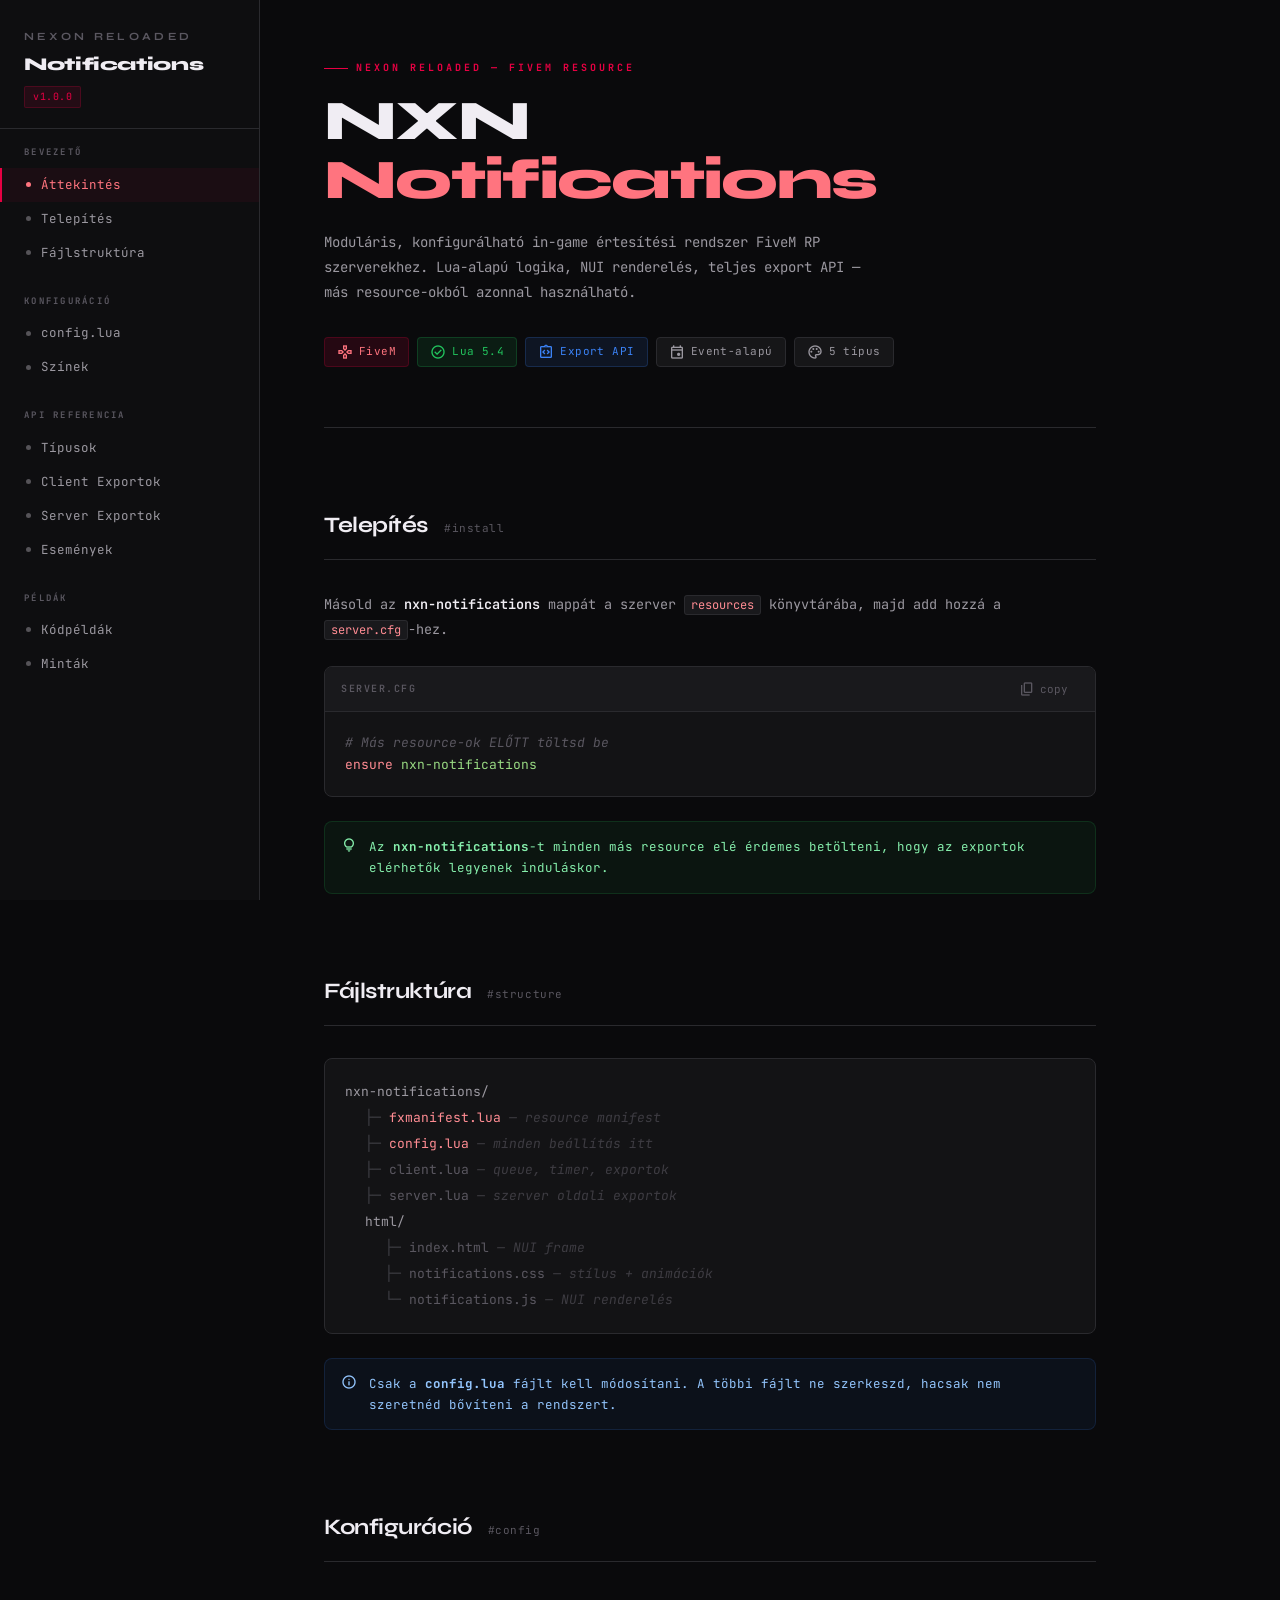
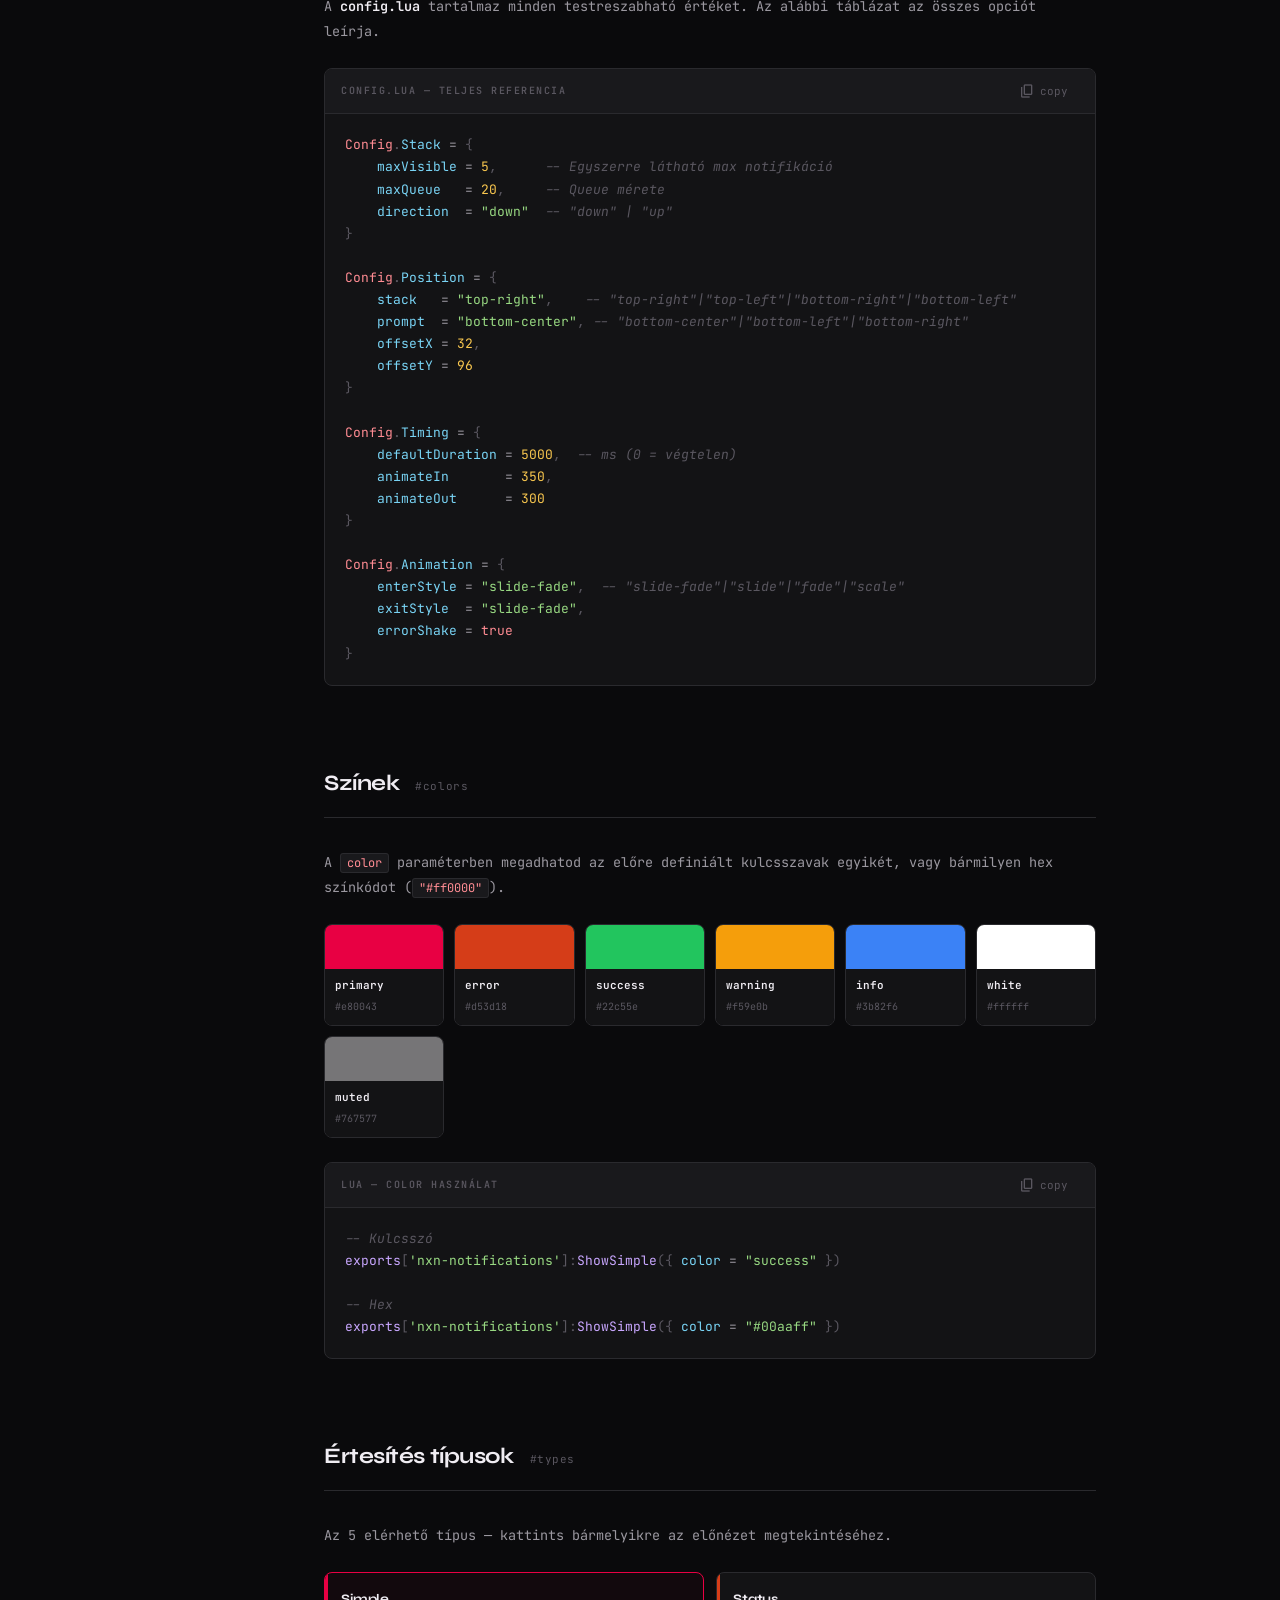
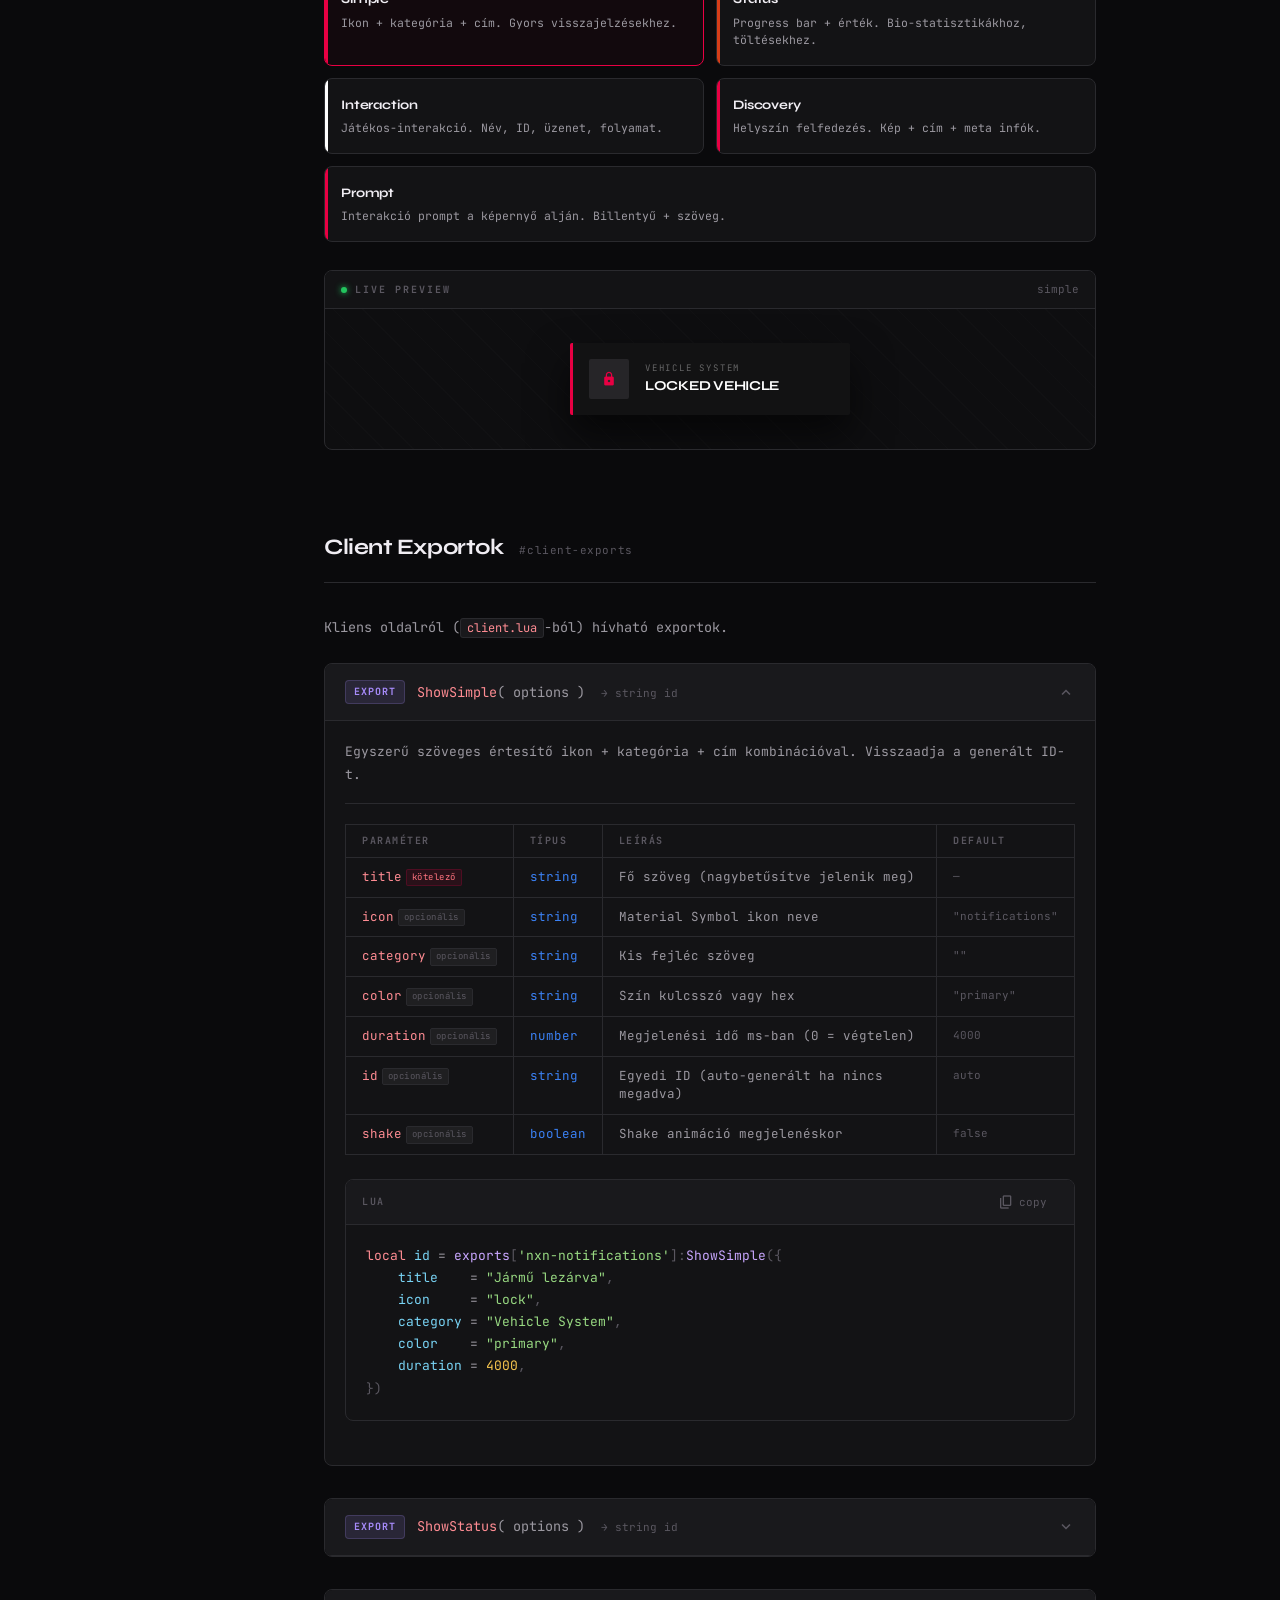
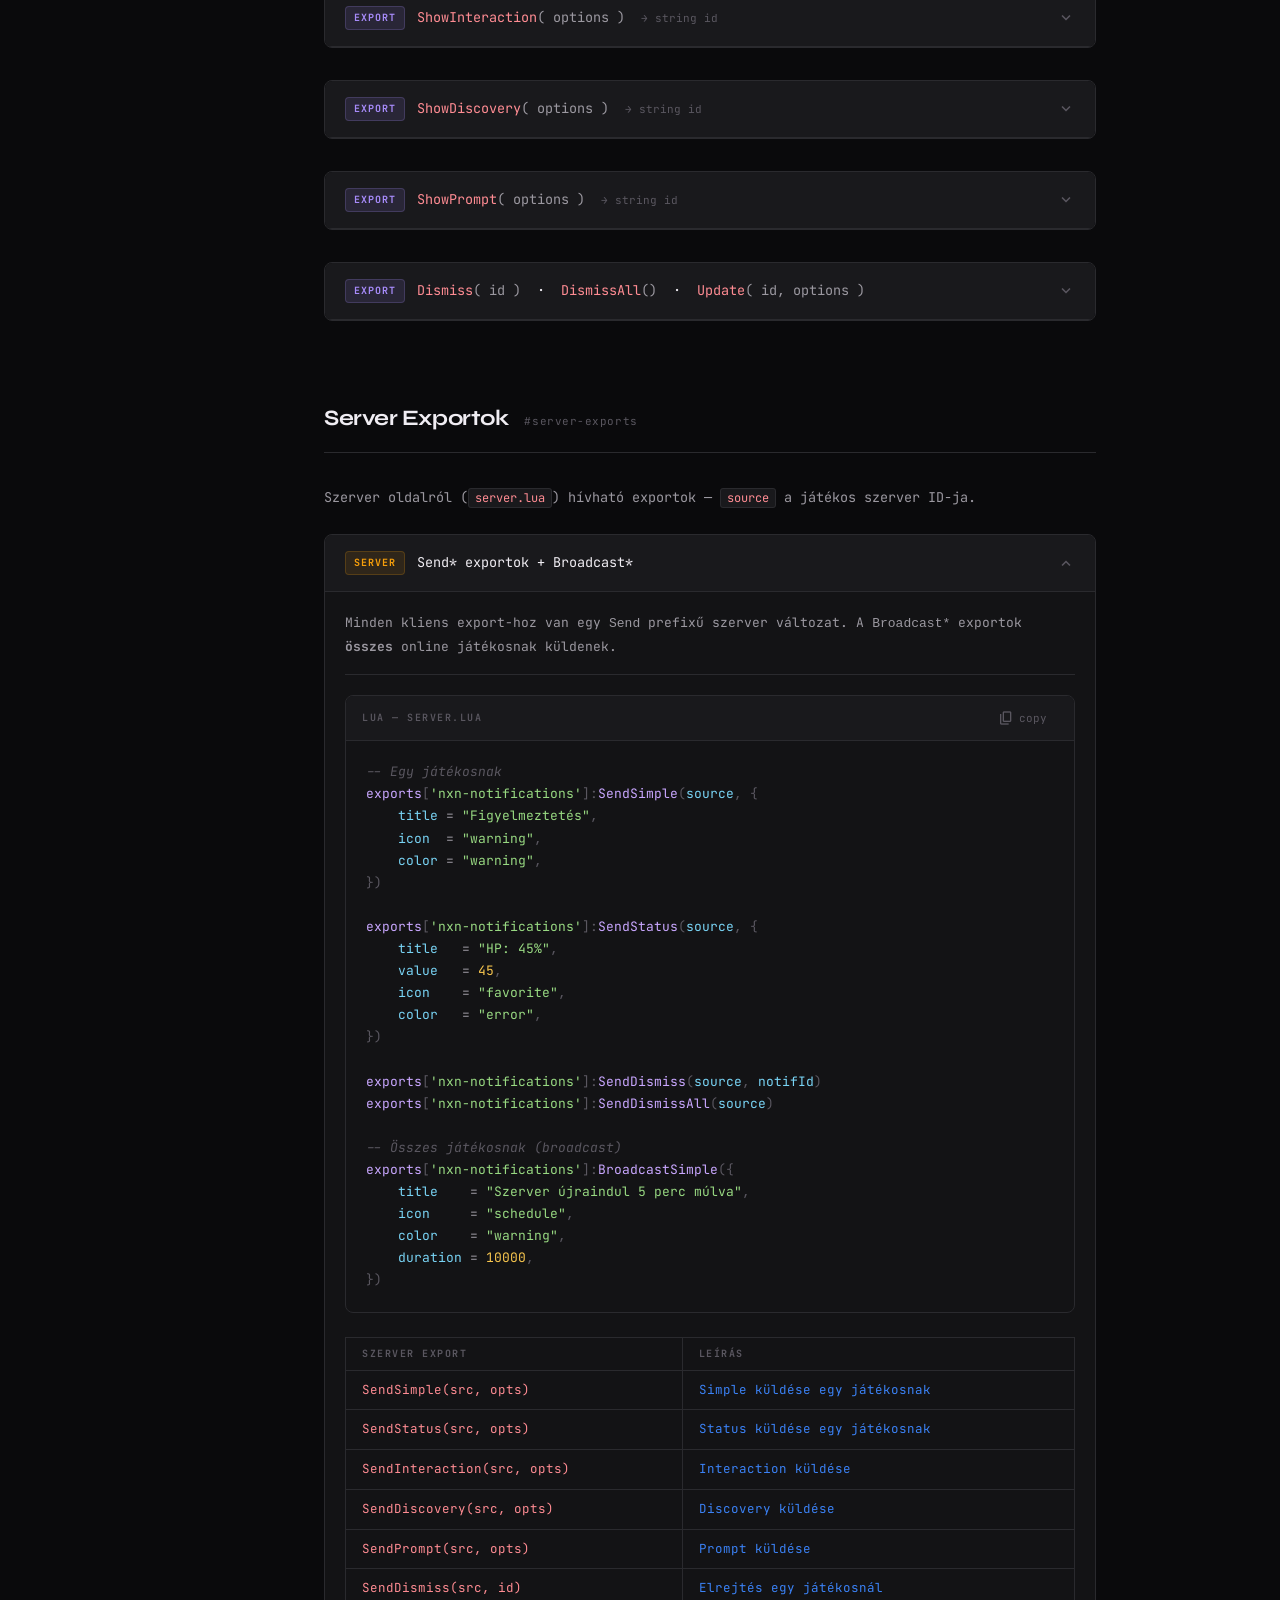
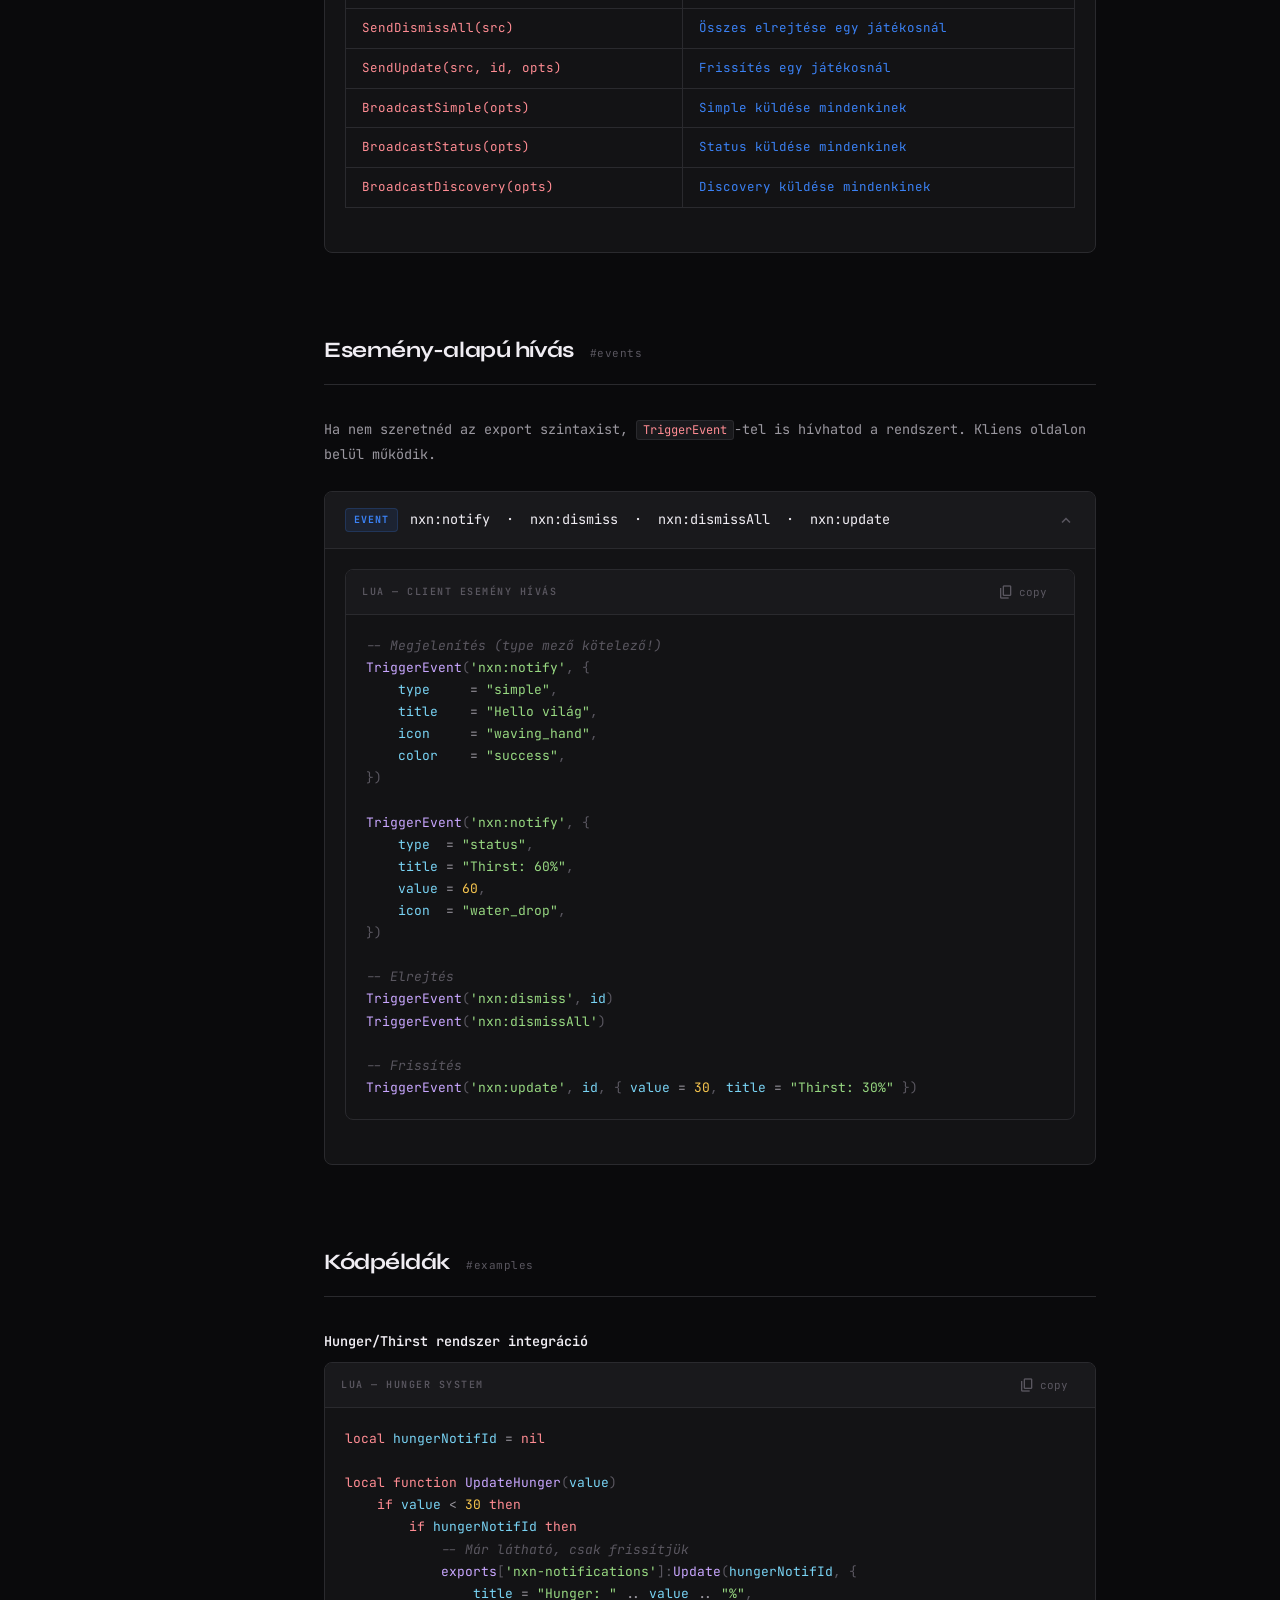
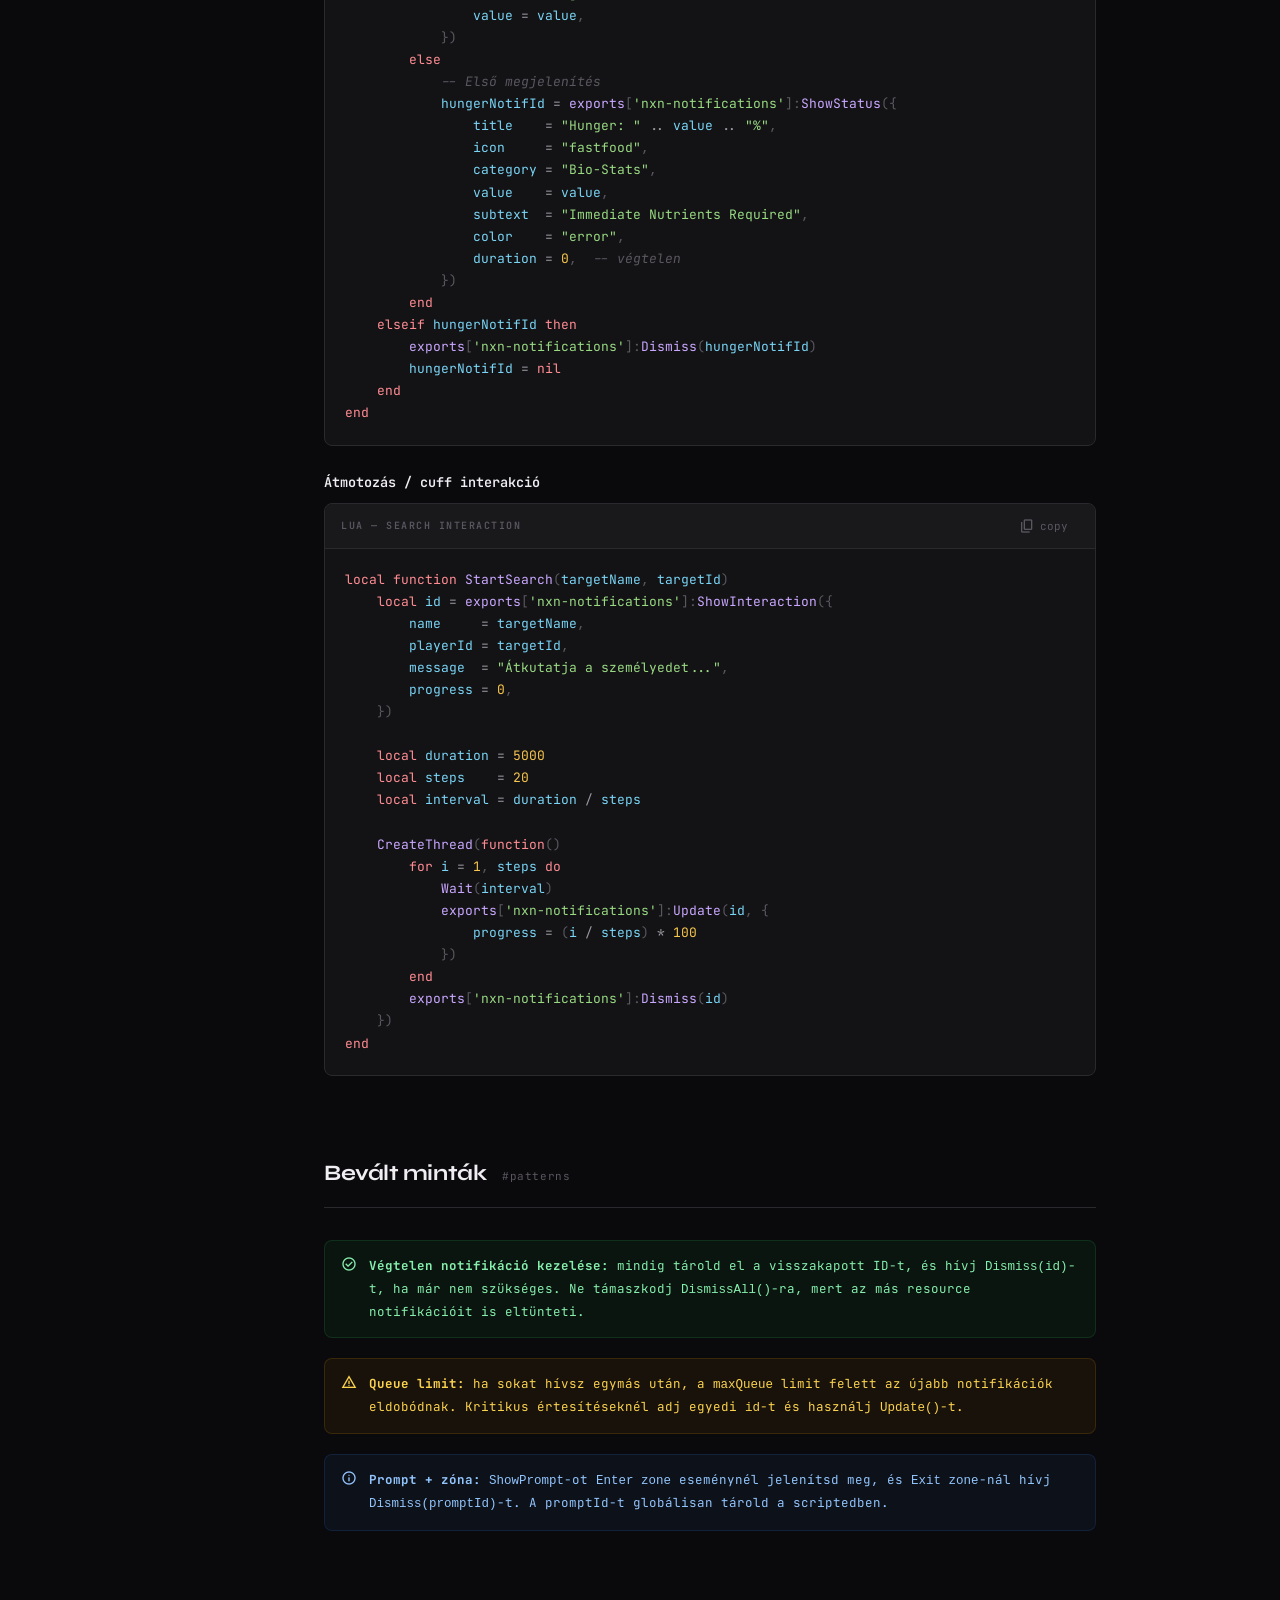
<file: [nxn-complex-resources]/nxn-notifications/docs/docs.html>
<!DOCTYPE html>
<html lang="hu">
<head>
<meta charset="utf-8"/>
<meta name="viewport" content="width=device-width, initial-scale=1.0"/>
<title>NXN Notifications — Dokumentáció</title>
<link href="https://fonts.googleapis.com/css2?family=JetBrains+Mono:wght@300;400;500;700&family=Syne:wght@400;500;600;700;800&display=swap" rel="stylesheet"/>
<link href="https://fonts.googleapis.com/css2?family=Material+Symbols+Outlined:opsz,wght,FILL,GRAD@20..48,100..700,0..1,-50..200&display=swap" rel="stylesheet"/>
<style>
/* ── Variables ─────────────────────────────────────────────── */
:root {
  --bg:           #0a0a0c;
  --bg2:          #0e0e10;
  --bg3:          #131315;
  --bg4:          #19191c;
  --bg5:          #1f1f22;
  --border:       #2a2a2e;
  --border2:      #3a3a3f;
  --text:         #f0edf3;
  --text2:        #9b98a0;
  --text3:        #5a5760;
  --red:          #e80043;
  --red2:         #ff747f;
  --red3:         #ff8c93;
  --green:        #22c55e;
  --yellow:       #f59e0b;
  --blue:         #3b82f6;
  --purple:       #a78bfa;

  --font-display: 'Syne', sans-serif;
  --font-mono:    'JetBrains Mono', monospace;
  --radius:       4px;
  --radius2:      8px;
}

/* ── Reset ─────────────────────────────────────────────────── */
*, *::before, *::after { box-sizing: border-box; margin: 0; padding: 0; }

html { scroll-behavior: smooth; }

body {
  background: var(--bg);
  color: var(--text);
  font-family: var(--font-mono);
  font-size: 14px;
  line-height: 1.6;
  overflow-x: hidden;
}

::-webkit-scrollbar { width: 4px; }
::-webkit-scrollbar-track { background: var(--bg2); }
::-webkit-scrollbar-thumb { background: var(--border2); border-radius: 2px; }

.material-symbols-outlined {
  font-family: 'Material Symbols Outlined';
  font-variation-settings: 'FILL' 0,'wght' 400,'GRAD' 0,'opsz' 24;
  font-size: 1rem;
  line-height: 1;
  vertical-align: middle;
}

/* ── Layout ────────────────────────────────────────────────── */
.layout {
  display: flex;
  min-height: 100vh;
}

/* ── Sidebar ───────────────────────────────────────────────── */
.sidebar {
  width: 260px;
  flex-shrink: 0;
  background: var(--bg2);
  border-right: 1px solid var(--border);
  position: sticky;
  top: 0;
  height: 100vh;
  overflow-y: auto;
  display: flex;
  flex-direction: column;
}

.sidebar-logo {
  padding: 28px 24px 20px;
  border-bottom: 1px solid var(--border);
}
.sidebar-logo .brand {
  font-family: var(--font-display);
  font-size: 11px;
  font-weight: 700;
  letter-spacing: 0.3em;
  text-transform: uppercase;
  color: var(--text3);
  display: block;
  margin-bottom: 4px;
}
.sidebar-logo .name {
  font-family: var(--font-display);
  font-size: 18px;
  font-weight: 800;
  color: var(--text);
  display: block;
  letter-spacing: -0.02em;
}
.sidebar-logo .version {
  display: inline-block;
  margin-top: 8px;
  font-size: 10px;
  font-family: var(--font-mono);
  color: var(--red);
  background: rgba(232,0,67,0.1);
  border: 1px solid rgba(232,0,67,0.2);
  padding: 2px 8px;
  border-radius: 2px;
  letter-spacing: 0.05em;
}

.sidebar-nav { padding: 16px 0; flex: 1; }

.nav-group { margin-bottom: 24px; }
.nav-group-title {
  padding: 0 24px 8px;
  font-size: 9px;
  font-weight: 700;
  letter-spacing: 0.25em;
  text-transform: uppercase;
  color: var(--text3);
}
.nav-item {
  display: flex;
  align-items: center;
  gap: 10px;
  padding: 7px 24px;
  color: var(--text2);
  text-decoration: none;
  font-size: 12.5px;
  font-family: var(--font-mono);
  transition: all 0.15s;
  border-left: 2px solid transparent;
  cursor: pointer;
}
.nav-item:hover {
  color: var(--text);
  background: rgba(255,255,255,0.03);
}
.nav-item.active {
  color: var(--red2);
  border-left-color: var(--red);
  background: rgba(232,0,67,0.06);
}
.nav-item .nav-dot {
  width: 5px; height: 5px;
  border-radius: 50%;
  background: currentColor;
  opacity: 0.5;
  flex-shrink: 0;
}
.nav-item.active .nav-dot { opacity: 1; }

/* ── Main ──────────────────────────────────────────────────── */
.main {
  flex: 1;
  min-width: 0;
  padding: 60px 64px;
  max-width: 900px;
}

/* ── Sections ──────────────────────────────────────────────── */
.section {
  margin-bottom: 80px;
  opacity: 0;
  transform: translateY(20px);
  transition: opacity 0.5s ease, transform 0.5s ease;
}
.section.visible {
  opacity: 1;
  transform: translateY(0);
}

/* ── Hero ──────────────────────────────────────────────────── */
.hero {
  margin-bottom: 80px;
  padding-bottom: 60px;
  border-bottom: 1px solid var(--border);
  opacity: 0;
  transform: translateY(24px);
  transition: opacity 0.6s ease, transform 0.6s ease;
}
.hero.visible { opacity: 1; transform: translateY(0); }

.hero-eyebrow {
  font-size: 10px;
  font-weight: 700;
  letter-spacing: 0.3em;
  text-transform: uppercase;
  color: var(--red);
  margin-bottom: 16px;
  display: flex;
  align-items: center;
  gap: 8px;
}
.hero-eyebrow::before {
  content: '';
  display: inline-block;
  width: 24px; height: 1px;
  background: var(--red);
}
.hero-title {
  font-family: var(--font-display);
  font-size: clamp(36px, 5vw, 56px);
  font-weight: 800;
  letter-spacing: -0.03em;
  line-height: 1.05;
  color: var(--text);
  margin-bottom: 20px;
}
.hero-title span { color: var(--red2); }
.hero-desc {
  font-family: var(--font-mono);
  font-size: 14px;
  color: var(--text2);
  max-width: 560px;
  line-height: 1.8;
  margin-bottom: 32px;
}
.hero-badges {
  display: flex;
  gap: 8px;
  flex-wrap: wrap;
}
.badge {
  display: inline-flex;
  align-items: center;
  gap: 6px;
  padding: 5px 12px;
  font-size: 11px;
  font-family: var(--font-mono);
  border-radius: var(--radius);
  letter-spacing: 0.04em;
}
.badge-red   { background: rgba(232,0,67,0.12); color: var(--red2); border: 1px solid rgba(232,0,67,0.2); }
.badge-green { background: rgba(34,197,94,0.1); color: var(--green); border: 1px solid rgba(34,197,94,0.2); }
.badge-blue  { background: rgba(59,130,246,0.1); color: var(--blue); border: 1px solid rgba(59,130,246,0.2); }
.badge-gray  { background: rgba(255,255,255,0.05); color: var(--text2); border: 1px solid var(--border); }

/* ── Section heading ───────────────────────────────────────── */
.section-heading {
  display: flex;
  align-items: baseline;
  gap: 16px;
  margin-bottom: 32px;
  padding-bottom: 16px;
  border-bottom: 1px solid var(--border);
}
.section-heading h2 {
  font-family: var(--font-display);
  font-size: 22px;
  font-weight: 700;
  letter-spacing: -0.02em;
  color: var(--text);
}
.section-heading .anchor {
  font-size: 11px;
  color: var(--text3);
  font-family: var(--font-mono);
  letter-spacing: 0.05em;
}

/* ── Prose ─────────────────────────────────────────────────── */
.prose {
  color: var(--text2);
  font-size: 13.5px;
  line-height: 1.85;
  margin-bottom: 24px;
}
.prose strong { color: var(--text); font-weight: 600; }
.prose code {
  font-family: var(--font-mono);
  font-size: 12px;
  background: var(--bg4);
  border: 1px solid var(--border);
  padding: 1px 6px;
  border-radius: 3px;
  color: var(--red3);
}

/* ── Code block ────────────────────────────────────────────── */
.code-block {
  position: relative;
  background: var(--bg3);
  border: 1px solid var(--border);
  border-radius: var(--radius2);
  overflow: hidden;
  margin-bottom: 24px;
}
.code-block-header {
  display: flex;
  align-items: center;
  justify-content: space-between;
  padding: 10px 16px;
  background: var(--bg4);
  border-bottom: 1px solid var(--border);
}
.code-block-lang {
  font-size: 10px;
  font-weight: 600;
  letter-spacing: 0.15em;
  text-transform: uppercase;
  color: var(--text3);
}
.copy-btn {
  display: flex;
  align-items: center;
  gap: 5px;
  font-size: 11px;
  font-family: var(--font-mono);
  color: var(--text3);
  background: none;
  border: 1px solid transparent;
  padding: 3px 10px;
  border-radius: var(--radius);
  cursor: pointer;
  transition: all 0.15s;
}
.copy-btn:hover {
  color: var(--text);
  border-color: var(--border2);
  background: var(--bg5);
}
.copy-btn.copied {
  color: var(--green);
  border-color: rgba(34,197,94,0.3);
}
.code-block pre {
  padding: 20px;
  overflow-x: auto;
  font-family: var(--font-mono);
  font-size: 13px;
  line-height: 1.7;
}
.code-block code {
  font-family: inherit;
  font-size: inherit;
  background: none;
  border: none;
  padding: 0;
  color: inherit;
}

/* Syntax highlight */
.kw  { color: #ff8c93; }
.fn  { color: #c9a7ff; }
.str { color: #98d982; }
.num { color: #f9c74f; }
.cm  { color: #5a5760; font-style: italic; }
.key { color: #79d4f5; }
.op  { color: var(--text2); }
.pun { color: var(--text3); }

/* ── Param table ───────────────────────────────────────────── */
.param-table {
  width: 100%;
  border-collapse: collapse;
  margin-bottom: 24px;
  font-size: 12.5px;
}
.param-table th {
  text-align: left;
  padding: 8px 16px;
  font-size: 10px;
  font-weight: 700;
  letter-spacing: 0.15em;
  text-transform: uppercase;
  color: var(--text3);
  background: var(--bg3);
  border: 1px solid var(--border);
}
.param-table td {
  padding: 10px 16px;
  border: 1px solid var(--border);
  vertical-align: top;
  line-height: 1.5;
}
.param-table tr:hover td { background: rgba(255,255,255,0.015); }
.param-table td:first-child {
  font-family: var(--font-mono);
  color: var(--red3);
  white-space: nowrap;
}
.param-table td:nth-child(2) {
  font-family: var(--font-mono);
  color: var(--blue);
  white-space: nowrap;
}
.param-table td:nth-child(3) { color: var(--text2); }
.param-table td:nth-child(4) {
  color: var(--text3);
  font-family: var(--font-mono);
  font-size: 11px;
}
.required-badge {
  display: inline-block;
  font-size: 9px;
  padding: 1px 5px;
  background: rgba(232,0,67,0.1);
  color: var(--red2);
  border: 1px solid rgba(232,0,67,0.2);
  border-radius: 2px;
  letter-spacing: 0.05em;
  margin-left: 4px;
  vertical-align: middle;
}
.optional-badge {
  display: inline-block;
  font-size: 9px;
  padding: 1px 5px;
  background: rgba(255,255,255,0.05);
  color: var(--text3);
  border: 1px solid var(--border);
  border-radius: 2px;
  letter-spacing: 0.05em;
  margin-left: 4px;
  vertical-align: middle;
}

/* ── API card ──────────────────────────────────────────────── */
.api-card {
  background: var(--bg3);
  border: 1px solid var(--border);
  border-radius: var(--radius2);
  margin-bottom: 32px;
  overflow: hidden;
  transition: border-color 0.2s;
}
.api-card:hover { border-color: var(--border2); }

.api-card-header {
  padding: 16px 20px;
  background: var(--bg4);
  border-bottom: 1px solid var(--border);
  display: flex;
  align-items: center;
  gap: 12px;
  cursor: pointer;
  user-select: none;
}
.api-card-header:hover { background: var(--bg5); }

.api-method {
  font-size: 10px;
  font-weight: 700;
  letter-spacing: 0.1em;
  padding: 3px 8px;
  border-radius: var(--radius);
}
.method-export {
  background: rgba(167,139,250,0.12);
  color: var(--purple);
  border: 1px solid rgba(167,139,250,0.2);
}
.method-event {
  background: rgba(59,130,246,0.1);
  color: var(--blue);
  border: 1px solid rgba(59,130,246,0.2);
}
.method-server {
  background: rgba(245,158,11,0.1);
  color: var(--yellow);
  border: 1px solid rgba(245,158,11,0.2);
}

.api-card-title {
  font-family: var(--font-mono);
  font-size: 13.5px;
  color: var(--text);
  flex: 1;
}
.api-card-title .fn-name { color: var(--red3); }
.api-card-title .params  { color: var(--text2); }

.api-chevron {
  color: var(--text3);
  transition: transform 0.2s;
  font-size: 18px !important;
}
.api-card.open .api-chevron { transform: rotate(180deg); }

.api-card-body {
  display: none;
  padding: 20px;
}
.api-card.open .api-card-body { display: block; }

.api-desc {
  font-size: 13px;
  color: var(--text2);
  line-height: 1.75;
  margin-bottom: 20px;
  padding-bottom: 16px;
  border-bottom: 1px solid var(--border);
}

/* ── Color palette ─────────────────────────────────────────── */
.color-grid {
  display: grid;
  grid-template-columns: repeat(auto-fill, minmax(120px, 1fr));
  gap: 10px;
  margin-bottom: 24px;
}
.color-chip {
  border-radius: var(--radius2);
  overflow: hidden;
  border: 1px solid var(--border);
}
.color-chip-swatch {
  height: 44px;
  width: 100%;
}
.color-chip-body {
  padding: 8px 10px;
  background: var(--bg3);
}
.color-chip-name {
  font-size: 11px;
  font-weight: 600;
  color: var(--text);
  display: block;
}
.color-chip-hex {
  font-size: 10px;
  color: var(--text3);
  font-family: var(--font-mono);
}

/* ── Type showcase ─────────────────────────────────────────── */
.type-grid {
  display: grid;
  grid-template-columns: 1fr 1fr;
  gap: 12px;
  margin-bottom: 28px;
}
@media (max-width: 640px) { .type-grid { grid-template-columns: 1fr; } }

.type-card {
  background: var(--bg3);
  border: 1px solid var(--border);
  border-radius: var(--radius2);
  padding: 16px;
  cursor: pointer;
  transition: all 0.2s;
  position: relative;
  overflow: hidden;
}
.type-card::before {
  content: '';
  position: absolute;
  left: 0; top: 0; bottom: 0;
  width: 3px;
  background: var(--accent, var(--red));
  border-radius: 1px 0 0 1px;
}
.type-card:hover {
  border-color: var(--border2);
  background: var(--bg4);
  transform: translateY(-1px);
}
.type-card.selected {
  border-color: var(--accent, var(--red));
  background: rgba(232,0,67,0.04);
}
.type-card-name {
  font-family: var(--font-display);
  font-size: 13px;
  font-weight: 700;
  color: var(--text);
  margin-bottom: 4px;
  letter-spacing: -0.01em;
}
.type-card-desc {
  font-size: 11.5px;
  color: var(--text2);
  line-height: 1.5;
}

/* ── Live preview panel ────────────────────────────────────── */
.preview-panel {
  background: var(--bg2);
  border: 1px solid var(--border);
  border-radius: var(--radius2);
  overflow: hidden;
  margin-bottom: 32px;
}
.preview-panel-header {
  padding: 10px 16px;
  background: var(--bg3);
  border-bottom: 1px solid var(--border);
  display: flex;
  align-items: center;
  justify-content: space-between;
}
.preview-label {
  font-size: 10px;
  font-weight: 700;
  letter-spacing: 0.2em;
  text-transform: uppercase;
  color: var(--text3);
  display: flex;
  align-items: center;
  gap: 8px;
}
.preview-label::before {
  content: '';
  width: 6px; height: 6px;
  border-radius: 50%;
  background: var(--green);
  box-shadow: 0 0 6px var(--green);
  animation: blink 2s ease-in-out infinite;
}
@keyframes blink {
  0%, 100% { opacity: 1; }
  50% { opacity: 0.4; }
}
.preview-body {
  padding: 28px;
  min-height: 140px;
  display: flex;
  align-items: center;
  justify-content: center;
  position: relative;
  background: repeating-linear-gradient(
    45deg,
    transparent,
    transparent 20px,
    rgba(255,255,255,0.012) 20px,
    rgba(255,255,255,0.012) 21px
  );
}

/* Mock notification components */
.mock-notif {
  width: 280px;
  backdrop-filter: blur(12px);
  background: rgba(19,19,21,0.9);
  border-left: 3px solid var(--red);
  border-radius: 2px;
  box-shadow: 0 20px 40px rgba(0,0,0,0.6);
  animation: mock-in 0.35s cubic-bezier(0.22,1,0.36,1) both;
}
@keyframes mock-in {
  from { opacity: 0; transform: translateX(20px) scale(0.97); }
  to   { opacity: 1; transform: translateX(0) scale(1); }
}

/* ── Info box ──────────────────────────────────────────────── */
.info-box {
  display: flex;
  gap: 12px;
  padding: 14px 16px;
  border-radius: var(--radius2);
  margin-bottom: 20px;
  font-size: 12.5px;
  line-height: 1.7;
}
.info-box.tip    { background: rgba(34,197,94,0.06); border: 1px solid rgba(34,197,94,0.15); color: #86efac; }
.info-box.warn   { background: rgba(245,158,11,0.06); border: 1px solid rgba(245,158,11,0.15); color: #fcd34d; }
.info-box.info   { background: rgba(59,130,246,0.06); border: 1px solid rgba(59,130,246,0.15); color: #93c5fd; }
.info-box .info-icon { flex-shrink: 0; font-size: 16px !important; margin-top: 1px; }

/* ── File tree ─────────────────────────────────────────────── */
.file-tree {
  background: var(--bg3);
  border: 1px solid var(--border);
  border-radius: var(--radius2);
  padding: 20px;
  font-family: var(--font-mono);
  font-size: 13px;
  line-height: 2;
  margin-bottom: 24px;
}
.file-tree .dir  { color: var(--text2); }
.file-tree .file { color: var(--text3); padding-left: 20px; }
.file-tree .file.highlight { color: var(--red3); }
.file-tree .file::before { content: '├─ '; color: var(--border2); }
.file-tree .file.last::before { content: '└─ '; }
.file-tree .comment { color: var(--text3); font-style: italic; opacity: 0.6; }

/* ── Scrollspy highlight ───────────────────────────────────── */
.scrollspy-active .nav-item { color: var(--text2); }

/* ── Top bar ───────────────────────────────────────────────── */
.topbar {
  display: none;
  position: sticky;
  top: 0;
  z-index: 50;
  background: rgba(10,10,12,0.9);
  backdrop-filter: blur(8px);
  border-bottom: 1px solid var(--border);
  padding: 12px 24px;
  font-family: var(--font-display);
  font-size: 13px;
  font-weight: 600;
  color: var(--text2);
}

/* ── Responsive ────────────────────────────────────────────── */
@media (max-width: 768px) {
  .sidebar { display: none; }
  .topbar  { display: block; }
  .main    { padding: 32px 24px; }
}
</style>
</head>
<body>

<div class="topbar">NXN Notifications — Docs</div>

<div class="layout">

<!-- ── SIDEBAR ────────────────────────────────────────────── -->
<aside class="sidebar">
  <div class="sidebar-logo">
    <span class="brand">Nexon Reloaded</span>
    <span class="name">Notifications</span>
    <span class="version">v1.0.0</span>
  </div>
  <nav class="sidebar-nav">
    <div class="nav-group">
      <div class="nav-group-title">Bevezető</div>
      <a class="nav-item active" href="#intro">
        <span class="nav-dot"></span>Áttekintés
      </a>
      <a class="nav-item" href="#install">
        <span class="nav-dot"></span>Telepítés
      </a>
      <a class="nav-item" href="#structure">
        <span class="nav-dot"></span>Fájlstruktúra
      </a>
    </div>
    <div class="nav-group">
      <div class="nav-group-title">Konfiguráció</div>
      <a class="nav-item" href="#config">
        <span class="nav-dot"></span>config.lua
      </a>
      <a class="nav-item" href="#colors">
        <span class="nav-dot"></span>Színek
      </a>
    </div>
    <div class="nav-group">
      <div class="nav-group-title">API Referencia</div>
      <a class="nav-item" href="#types">
        <span class="nav-dot"></span>Típusok
      </a>
      <a class="nav-item" href="#client-exports">
        <span class="nav-dot"></span>Client Exportok
      </a>
      <a class="nav-item" href="#server-exports">
        <span class="nav-dot"></span>Server Exportok
      </a>
      <a class="nav-item" href="#events">
        <span class="nav-dot"></span>Események
      </a>
    </div>
    <div class="nav-group">
      <div class="nav-group-title">Példák</div>
      <a class="nav-item" href="#examples">
        <span class="nav-dot"></span>Kódpéldák
      </a>
      <a class="nav-item" href="#patterns">
        <span class="nav-dot"></span>Minták
      </a>
    </div>
  </nav>
</aside>

<!-- ── MAIN ───────────────────────────────────────────────── -->
<main class="main">

  <!-- HERO -->
  <div class="hero" id="intro">
    <div class="hero-eyebrow">Nexon Reloaded — FiveM Resource</div>
    <h1 class="hero-title">NXN<br/><span>Notifications</span></h1>
    <p class="hero-desc">
      Moduláris, konfigurálható in-game értesítési rendszer FiveM RP szerverekhez.
      Lua-alapú logika, NUI renderelés, teljes export API — más resource-okból azonnal használható.
    </p>
    <div class="hero-badges">
      <span class="badge badge-red"><span class="material-symbols-outlined">gamepad</span>FiveM</span>
      <span class="badge badge-green"><span class="material-symbols-outlined">check_circle</span>Lua 5.4</span>
      <span class="badge badge-blue"><span class="material-symbols-outlined">integration_instructions</span>Export API</span>
      <span class="badge badge-gray"><span class="material-symbols-outlined">event</span>Event-alapú</span>
      <span class="badge badge-gray"><span class="material-symbols-outlined">palette</span>5 típus</span>
    </div>
  </div>

  <!-- INSTALL -->
  <section class="section" id="install">
    <div class="section-heading">
      <h2>Telepítés</h2>
      <span class="anchor">#install</span>
    </div>
    <p class="prose">
      Másold az <strong>nxn-notifications</strong> mappát a szerver <code>resources</code> könyvtárába,
      majd add hozzá a <code>server.cfg</code>-hez.
    </p>
    <div class="code-block">
      <div class="code-block-header">
        <span class="code-block-lang">server.cfg</span>
        <button class="copy-btn" onclick="copyCode(this)">
          <span class="material-symbols-outlined">content_copy</span>copy
        </button>
      </div>
      <pre><code><span class="cm"># Más resource-ok ELŐTT töltsd be</span>
<span class="kw">ensure</span> <span class="str">nxn-notifications</span></code></pre>
    </div>
    <div class="info-box tip">
      <span class="material-symbols-outlined info-icon">lightbulb</span>
      <span>Az <strong>nxn-notifications</strong>-t minden más resource elé érdemes betölteni, hogy az exportok elérhetők legyenek induláskor.</span>
    </div>
  </section>

  <!-- STRUCTURE -->
  <section class="section" id="structure">
    <div class="section-heading">
      <h2>Fájlstruktúra</h2>
      <span class="anchor">#structure</span>
    </div>
    <div class="file-tree">
      <div class="dir">nxn-notifications/</div>
      <div class="file highlight">fxmanifest.lua <span class="comment">— resource manifest</span></div>
      <div class="file highlight">config.lua <span class="comment">— minden beállítás itt</span></div>
      <div class="file">client.lua <span class="comment">— queue, timer, exportok</span></div>
      <div class="file">server.lua <span class="comment">— szerver oldali exportok</span></div>
      <div class="dir" style="padding-left:20px">html/</div>
      <div class="file" style="padding-left:40px">index.html <span class="comment">— NUI frame</span></div>
      <div class="file" style="padding-left:40px">notifications.css <span class="comment">— stílus + animációk</span></div>
      <div class="file last" style="padding-left:40px">notifications.js <span class="comment">— NUI renderelés</span></div>
    </div>
    <div class="info-box info">
      <span class="material-symbols-outlined info-icon">info</span>
      <span>Csak a <strong>config.lua</strong> fájlt kell módosítani. A többi fájlt ne szerkeszd, hacsak nem szeretnéd bővíteni a rendszert.</span>
    </div>
  </section>

  <!-- CONFIG -->
  <section class="section" id="config">
    <div class="section-heading">
      <h2>Konfiguráció</h2>
      <span class="anchor">#config</span>
    </div>
    <p class="prose">A <strong>config.lua</strong> tartalmaz minden testreszabható értéket. Az alábbi táblázat az összes opciót leírja.</p>

    <div class="code-block">
      <div class="code-block-header">
        <span class="code-block-lang">config.lua — teljes referencia</span>
        <button class="copy-btn" onclick="copyCode(this)">
          <span class="material-symbols-outlined">content_copy</span>copy
        </button>
      </div>
      <pre><code><span class="kw">Config</span><span class="pun">.</span><span class="key">Stack</span> <span class="op">=</span> <span class="pun">{</span>
    <span class="key">maxVisible</span> <span class="op">=</span> <span class="num">5</span><span class="pun">,</span>      <span class="cm">-- Egyszerre látható max notifikáció</span>
    <span class="key">maxQueue</span>   <span class="op">=</span> <span class="num">20</span><span class="pun">,</span>     <span class="cm">-- Queue mérete</span>
    <span class="key">direction</span>  <span class="op">=</span> <span class="str">"down"</span>  <span class="cm">-- "down" | "up"</span>
<span class="pun">}</span>

<span class="kw">Config</span><span class="pun">.</span><span class="key">Position</span> <span class="op">=</span> <span class="pun">{</span>
    <span class="key">stack</span>   <span class="op">=</span> <span class="str">"top-right"</span><span class="pun">,</span>    <span class="cm">-- "top-right"|"top-left"|"bottom-right"|"bottom-left"</span>
    <span class="key">prompt</span>  <span class="op">=</span> <span class="str">"bottom-center"</span><span class="pun">,</span> <span class="cm">-- "bottom-center"|"bottom-left"|"bottom-right"</span>
    <span class="key">offsetX</span> <span class="op">=</span> <span class="num">32</span><span class="pun">,</span>
    <span class="key">offsetY</span> <span class="op">=</span> <span class="num">96</span>
<span class="pun">}</span>

<span class="kw">Config</span><span class="pun">.</span><span class="key">Timing</span> <span class="op">=</span> <span class="pun">{</span>
    <span class="key">defaultDuration</span> <span class="op">=</span> <span class="num">5000</span><span class="pun">,</span>  <span class="cm">-- ms (0 = végtelen)</span>
    <span class="key">animateIn</span>       <span class="op">=</span> <span class="num">350</span><span class="pun">,</span>
    <span class="key">animateOut</span>      <span class="op">=</span> <span class="num">300</span>
<span class="pun">}</span>

<span class="kw">Config</span><span class="pun">.</span><span class="key">Animation</span> <span class="op">=</span> <span class="pun">{</span>
    <span class="key">enterStyle</span> <span class="op">=</span> <span class="str">"slide-fade"</span><span class="pun">,</span>  <span class="cm">-- "slide-fade"|"slide"|"fade"|"scale"</span>
    <span class="key">exitStyle</span>  <span class="op">=</span> <span class="str">"slide-fade"</span><span class="pun">,</span>
    <span class="key">errorShake</span> <span class="op">=</span> <span class="kw">true</span>
<span class="pun">}</span></code></pre>
    </div>
  </section>

  <!-- COLORS -->
  <section class="section" id="colors">
    <div class="section-heading">
      <h2>Színek</h2>
      <span class="anchor">#colors</span>
    </div>
    <p class="prose">
      A <code>color</code> paraméterben megadhatod az előre definiált kulcsszavak egyikét,
      vagy bármilyen hex színkódot (<code>"#ff0000"</code>).
    </p>
    <div class="color-grid">
      <div class="color-chip">
        <div class="color-chip-swatch" style="background:#e80043"></div>
        <div class="color-chip-body"><span class="color-chip-name">primary</span><span class="color-chip-hex">#e80043</span></div>
      </div>
      <div class="color-chip">
        <div class="color-chip-swatch" style="background:#d53d18"></div>
        <div class="color-chip-body"><span class="color-chip-name">error</span><span class="color-chip-hex">#d53d18</span></div>
      </div>
      <div class="color-chip">
        <div class="color-chip-swatch" style="background:#22c55e"></div>
        <div class="color-chip-body"><span class="color-chip-name">success</span><span class="color-chip-hex">#22c55e</span></div>
      </div>
      <div class="color-chip">
        <div class="color-chip-swatch" style="background:#f59e0b"></div>
        <div class="color-chip-body"><span class="color-chip-name">warning</span><span class="color-chip-hex">#f59e0b</span></div>
      </div>
      <div class="color-chip">
        <div class="color-chip-swatch" style="background:#3b82f6"></div>
        <div class="color-chip-body"><span class="color-chip-name">info</span><span class="color-chip-hex">#3b82f6</span></div>
      </div>
      <div class="color-chip">
        <div class="color-chip-swatch" style="background:#ffffff"></div>
        <div class="color-chip-body"><span class="color-chip-name">white</span><span class="color-chip-hex">#ffffff</span></div>
      </div>
      <div class="color-chip">
        <div class="color-chip-swatch" style="background:#767577"></div>
        <div class="color-chip-body"><span class="color-chip-name">muted</span><span class="color-chip-hex">#767577</span></div>
      </div>
    </div>
    <div class="code-block">
      <div class="code-block-header">
        <span class="code-block-lang">Lua — color használat</span>
        <button class="copy-btn" onclick="copyCode(this)">
          <span class="material-symbols-outlined">content_copy</span>copy
        </button>
      </div>
      <pre><code><span class="cm">-- Kulcsszó</span>
<span class="fn">exports</span><span class="pun">[</span><span class="str">'nxn-notifications'</span><span class="pun">]:</span><span class="fn">ShowSimple</span><span class="pun">({</span> <span class="key">color</span> <span class="op">=</span> <span class="str">"success"</span> <span class="pun">})</span>

<span class="cm">-- Hex</span>
<span class="fn">exports</span><span class="pun">[</span><span class="str">'nxn-notifications'</span><span class="pun">]:</span><span class="fn">ShowSimple</span><span class="pun">({</span> <span class="key">color</span> <span class="op">=</span> <span class="str">"#00aaff"</span> <span class="pun">})</span></code></pre>
    </div>
  </section>

  <!-- TYPES -->
  <section class="section" id="types">
    <div class="section-heading">
      <h2>Értesítés típusok</h2>
      <span class="anchor">#types</span>
    </div>
    <p class="prose">Az 5 elérhető típus — kattints bármelyikre az előnézet megtekintéséhez.</p>

    <div class="type-grid">
      <div class="type-card selected" style="--accent:#e80043" onclick="selectType('simple', this)">
        <div class="type-card-name">Simple</div>
        <div class="type-card-desc">Ikon + kategória + cím. Gyors visszajelzésekhez.</div>
      </div>
      <div class="type-card" style="--accent:#d53d18" onclick="selectType('status', this)">
        <div class="type-card-name">Status</div>
        <div class="type-card-desc">Progress bar + érték. Bio-statisztikákhoz, töltésekhez.</div>
      </div>
      <div class="type-card" style="--accent:#ffffff" onclick="selectType('interaction', this)">
        <div class="type-card-name">Interaction</div>
        <div class="type-card-desc">Játékos-interakció. Név, ID, üzenet, folyamat.</div>
      </div>
      <div class="type-card" style="--accent:#e80043" onclick="selectType('discovery', this)">
        <div class="type-card-name">Discovery</div>
        <div class="type-card-desc">Helyszín felfedezés. Kép + cím + meta infók.</div>
      </div>
      <div class="type-card" style="--accent:#e80043;grid-column:1/-1" onclick="selectType('prompt', this)">
        <div class="type-card-name">Prompt</div>
        <div class="type-card-desc">Interakció prompt a képernyő alján. Billentyű + szöveg.</div>
      </div>
    </div>

    <!-- Live preview -->
    <div class="preview-panel">
      <div class="preview-panel-header">
        <span class="preview-label">Live Preview</span>
        <span style="font-size:11px;color:var(--text3);font-family:var(--font-mono)" id="preview-type-label">simple</span>
      </div>
      <div class="preview-body" id="preview-body">
        <!-- Injected by JS -->
      </div>
    </div>
  </section>

  <!-- CLIENT EXPORTS -->
  <section class="section" id="client-exports">
    <div class="section-heading">
      <h2>Client Exportok</h2>
      <span class="anchor">#client-exports</span>
    </div>
    <p class="prose">Kliens oldalról (<code>client.lua</code>-ból) hívható exportok.</p>

    <!-- ShowSimple -->
    <div class="api-card open">
      <div class="api-card-header" onclick="toggleCard(this)">
        <span class="api-method method-export">EXPORT</span>
        <span class="api-card-title">
          <span class="fn-name">ShowSimple</span><span class="params">( options )</span>
          <span style="color:var(--text3);font-size:11px;margin-left:8px">→ string id</span>
        </span>
        <span class="material-symbols-outlined api-chevron">expand_more</span>
      </div>
      <div class="api-card-body">
        <div class="api-desc">Egyszerű szöveges értesítő ikon + kategória + cím kombinációval. Visszaadja a generált ID-t.</div>
        <table class="param-table">
          <tr><th>Paraméter</th><th>Típus</th><th>Leírás</th><th>Default</th></tr>
          <tr><td>title<span class="required-badge">kötelező</span></td><td>string</td><td>Fő szöveg (nagybetűsítve jelenik meg)</td><td>—</td></tr>
          <tr><td>icon<span class="optional-badge">opcionális</span></td><td>string</td><td>Material Symbol ikon neve</td><td>"notifications"</td></tr>
          <tr><td>category<span class="optional-badge">opcionális</span></td><td>string</td><td>Kis fejléc szöveg</td><td>""</td></tr>
          <tr><td>color<span class="optional-badge">opcionális</span></td><td>string</td><td>Szín kulcsszó vagy hex</td><td>"primary"</td></tr>
          <tr><td>duration<span class="optional-badge">opcionális</span></td><td>number</td><td>Megjelenési idő ms-ban (0 = végtelen)</td><td>4000</td></tr>
          <tr><td>id<span class="optional-badge">opcionális</span></td><td>string</td><td>Egyedi ID (auto-generált ha nincs megadva)</td><td>auto</td></tr>
          <tr><td>shake<span class="optional-badge">opcionális</span></td><td>boolean</td><td>Shake animáció megjelenéskor</td><td>false</td></tr>
        </table>
        <div class="code-block">
          <div class="code-block-header">
            <span class="code-block-lang">Lua</span>
            <button class="copy-btn" onclick="copyCode(this)"><span class="material-symbols-outlined">content_copy</span>copy</button>
          </div>
          <pre><code><span class="kw">local</span> <span class="key">id</span> <span class="op">=</span> <span class="fn">exports</span><span class="pun">[</span><span class="str">'nxn-notifications'</span><span class="pun">]:</span><span class="fn">ShowSimple</span><span class="pun">({</span>
    <span class="key">title</span>    <span class="op">=</span> <span class="str">"Jármű lezárva"</span><span class="pun">,</span>
    <span class="key">icon</span>     <span class="op">=</span> <span class="str">"lock"</span><span class="pun">,</span>
    <span class="key">category</span> <span class="op">=</span> <span class="str">"Vehicle System"</span><span class="pun">,</span>
    <span class="key">color</span>    <span class="op">=</span> <span class="str">"primary"</span><span class="pun">,</span>
    <span class="key">duration</span> <span class="op">=</span> <span class="num">4000</span><span class="pun">,</span>
<span class="pun">})</span></code></pre>
        </div>
      </div>
    </div>

    <!-- ShowStatus -->
    <div class="api-card">
      <div class="api-card-header" onclick="toggleCard(this)">
        <span class="api-method method-export">EXPORT</span>
        <span class="api-card-title">
          <span class="fn-name">ShowStatus</span><span class="params">( options )</span>
          <span style="color:var(--text3);font-size:11px;margin-left:8px">→ string id</span>
        </span>
        <span class="material-symbols-outlined api-chevron">expand_more</span>
      </div>
      <div class="api-card-body">
        <div class="api-desc">Állapot-jelző értesítő animált progress bar-ral. Ideális hunger, thirst, health stb. megjelenítéséhez.</div>
        <table class="param-table">
          <tr><th>Paraméter</th><th>Típus</th><th>Leírás</th><th>Default</th></tr>
          <tr><td>title<span class="required-badge">kötelező</span></td><td>string</td><td>Fő szöveg</td><td>—</td></tr>
          <tr><td>value<span class="required-badge">kötelező</span></td><td>number</td><td>Progress érték (0–100)</td><td>—</td></tr>
          <tr><td>icon<span class="optional-badge">opcionális</span></td><td>string</td><td>Material Symbol ikon</td><td>"monitor_heart"</td></tr>
          <tr><td>category<span class="optional-badge">opcionális</span></td><td>string</td><td>Fejléc szöveg</td><td>"Bio-Stats"</td></tr>
          <tr><td>subtext<span class="optional-badge">opcionális</span></td><td>string</td><td>Kis kiegészítő szöveg a bar alatt</td><td>""</td></tr>
          <tr><td>color<span class="optional-badge">opcionális</span></td><td>string</td><td>Accent szín</td><td>"error"</td></tr>
          <tr><td>duration<span class="optional-badge">opcionális</span></td><td>number</td><td>Megjelenési idő ms-ban</td><td>5000</td></tr>
        </table>
        <div class="code-block">
          <div class="code-block-header">
            <span class="code-block-lang">Lua</span>
            <button class="copy-btn" onclick="copyCode(this)"><span class="material-symbols-outlined">content_copy</span>copy</button>
          </div>
          <pre><code><span class="fn">exports</span><span class="pun">[</span><span class="str">'nxn-notifications'</span><span class="pun">]:</span><span class="fn">ShowStatus</span><span class="pun">({</span>
    <span class="key">title</span>    <span class="op">=</span> <span class="str">"Hunger: 25%"</span><span class="pun">,</span>
    <span class="key">icon</span>     <span class="op">=</span> <span class="str">"fastfood"</span><span class="pun">,</span>
    <span class="key">category</span> <span class="op">=</span> <span class="str">"Bio-Stats"</span><span class="pun">,</span>
    <span class="key">value</span>    <span class="op">=</span> <span class="num">25</span><span class="pun">,</span>
    <span class="key">subtext</span>  <span class="op">=</span> <span class="str">"Immediate Nutrients Required"</span><span class="pun">,</span>
    <span class="key">color</span>    <span class="op">=</span> <span class="str">"error"</span><span class="pun">,</span>
<span class="pun">})</span></code></pre>
        </div>
      </div>
    </div>

    <!-- ShowInteraction -->
    <div class="api-card">
      <div class="api-card-header" onclick="toggleCard(this)">
        <span class="api-method method-export">EXPORT</span>
        <span class="api-card-title">
          <span class="fn-name">ShowInteraction</span><span class="params">( options )</span>
          <span style="color:var(--text3);font-size:11px;margin-left:8px">→ string id</span>
        </span>
        <span class="material-symbols-outlined api-chevron">expand_more</span>
      </div>
      <div class="api-card-body">
        <div class="api-desc">Játékos-interakció értesítő. Általában <code>duration = 0</code>-val használandó (végtelen), és manuálisan kell <code>Dismiss()</code>-szel zárni. Az <code>Update()</code>-tel frissíthető a progress.</div>
        <table class="param-table">
          <tr><th>Paraméter</th><th>Típus</th><th>Leírás</th><th>Default</th></tr>
          <tr><td>name<span class="required-badge">kötelező</span></td><td>string</td><td>Játékos neve</td><td>—</td></tr>
          <tr><td>message<span class="required-badge">kötelező</span></td><td>string</td><td>Interakció szöveg (dőlttel jelenik meg)</td><td>—</td></tr>
          <tr><td>playerId<span class="optional-badge">opcionális</span></td><td>number</td><td>Server ID megjelenítése</td><td>nil</td></tr>
          <tr><td>progress<span class="optional-badge">opcionális</span></td><td>number</td><td>Progress bar értéke (0–100)</td><td>0</td></tr>
          <tr><td>icon<span class="optional-badge">opcionális</span></td><td>string</td><td>Avatar ikon</td><td>"person_search"</td></tr>
          <tr><td>category<span class="optional-badge">opcionális</span></td><td>string</td><td>Fejléc</td><td>"Interaction"</td></tr>
          <tr><td>color<span class="optional-badge">opcionális</span></td><td>string</td><td>Accent szín</td><td>"white"</td></tr>
          <tr><td>duration<span class="optional-badge">opcionális</span></td><td>number</td><td>0 = végtelen</td><td>0</td></tr>
        </table>
        <div class="code-block">
          <div class="code-block-header">
            <span class="code-block-lang">Lua — progress frissítéssel</span>
            <button class="copy-btn" onclick="copyCode(this)"><span class="material-symbols-outlined">content_copy</span>copy</button>
          </div>
          <pre><code><span class="kw">local</span> <span class="key">id</span> <span class="op">=</span> <span class="fn">exports</span><span class="pun">[</span><span class="str">'nxn-notifications'</span><span class="pun">]:</span><span class="fn">ShowInteraction</span><span class="pun">({</span>
    <span class="key">name</span>     <span class="op">=</span> <span class="str">"John Doe"</span><span class="pun">,</span>
    <span class="key">playerId</span> <span class="op">=</span> <span class="num">42</span><span class="pun">,</span>
    <span class="key">message</span>  <span class="op">=</span> <span class="str">"Átkutatja a személyedet..."</span><span class="pun">,</span>
    <span class="key">progress</span> <span class="op">=</span> <span class="num">0</span><span class="pun">,</span>
<span class="pun">})</span>

<span class="cm">-- Progress frissítése közben</span>
<span class="fn">exports</span><span class="pun">[</span><span class="str">'nxn-notifications'</span><span class="pun">]:</span><span class="fn">Update</span><span class="pun">(</span><span class="key">id</span><span class="pun">, {</span> <span class="key">progress</span> <span class="op">=</span> <span class="num">60</span> <span class="pun">})</span>

<span class="cm">-- Befejezés után elrejtés</span>
<span class="fn">exports</span><span class="pun">[</span><span class="str">'nxn-notifications'</span><span class="pun">]:</span><span class="fn">Dismiss</span><span class="pun">(</span><span class="key">id</span><span class="pun">)</span></code></pre>
        </div>
      </div>
    </div>

    <!-- ShowDiscovery -->
    <div class="api-card">
      <div class="api-card-header" onclick="toggleCard(this)">
        <span class="api-method method-export">EXPORT</span>
        <span class="api-card-title">
          <span class="fn-name">ShowDiscovery</span><span class="params">( options )</span>
          <span style="color:var(--text3);font-size:11px;margin-left:8px">→ string id</span>
        </span>
        <span class="material-symbols-outlined api-chevron">expand_more</span>
      </div>
      <div class="api-card-body">
        <div class="api-desc">Helyszín-felfedezési értesítő, opcionális háttérképpel és meta adatokkal (pl. szektor, járőrszint).</div>
        <table class="param-table">
          <tr><th>Paraméter</th><th>Típus</th><th>Leírás</th><th>Default</th></tr>
          <tr><td>title<span class="required-badge">kötelező</span></td><td>string</td><td>Helyszín neve</td><td>—</td></tr>
          <tr><td>tag<span class="optional-badge">opcionális</span></td><td>string</td><td>Kis fejléc (pl. "New Sector")</td><td>"New Sector"</td></tr>
          <tr><td>imageUrl<span class="optional-badge">opcionális</span></td><td>string</td><td>Háttérkép URL (NUI-ban elérhető)</td><td>""</td></tr>
          <tr><td>meta<span class="optional-badge">opcionális</span></td><td>table[]</td><td>Meta infók: <code>{{icon, text}, ...}</code></td><td>{}</td></tr>
          <tr><td>color<span class="optional-badge">opcionális</span></td><td>string</td><td>Accent szín</td><td>"primary"</td></tr>
          <tr><td>duration<span class="optional-badge">opcionális</span></td><td>number</td><td>Megjelenési idő ms-ban</td><td>6000</td></tr>
        </table>
        <div class="code-block">
          <div class="code-block-header">
            <span class="code-block-lang">Lua</span>
            <button class="copy-btn" onclick="copyCode(this)"><span class="material-symbols-outlined">content_copy</span>copy</button>
          </div>
          <pre><code><span class="fn">exports</span><span class="pun">[</span><span class="str">'nxn-notifications'</span><span class="pun">]:</span><span class="fn">ShowDiscovery</span><span class="pun">({</span>
    <span class="key">title</span>    <span class="op">=</span> <span class="str">"Mission Row"</span><span class="pun">,</span>
    <span class="key">tag</span>      <span class="op">=</span> <span class="str">"New Sector"</span><span class="pun">,</span>
    <span class="key">imageUrl</span> <span class="op">=</span> <span class="str">"https://..."</span><span class="pun">,</span>
    <span class="key">meta</span>     <span class="op">=</span> <span class="pun">{</span>
        <span class="pun">{</span> <span class="key">icon</span> <span class="op">=</span> <span class="str">"location_on"</span><span class="pun">,</span> <span class="key">text</span> <span class="op">=</span> <span class="str">"Sector 4-B"</span>  <span class="pun">},</span>
        <span class="pun">{</span> <span class="key">icon</span> <span class="op">=</span> <span class="str">"shield"</span><span class="pun">,</span>      <span class="key">text</span> <span class="op">=</span> <span class="str">"High Patrol"</span> <span class="pun">},</span>
    <span class="pun">},</span>
    <span class="key">color</span>    <span class="op">=</span> <span class="str">"primary"</span><span class="pun">,</span>
<span class="pun">})</span></code></pre>
        </div>
      </div>
    </div>

    <!-- ShowPrompt -->
    <div class="api-card">
      <div class="api-card-header" onclick="toggleCard(this)">
        <span class="api-method method-export">EXPORT</span>
        <span class="api-card-title">
          <span class="fn-name">ShowPrompt</span><span class="params">( options )</span>
          <span style="color:var(--text3);font-size:11px;margin-left:8px">→ string id</span>
        </span>
        <span class="material-symbols-outlined api-chevron">expand_more</span>
      </div>
      <div class="api-card-body">
        <div class="api-desc">Interakció prompt a képernyő alján. A <code>highlight</code> paraméterrel kiemelhetd az objektum nevét. Érdemes <code>duration = 0</code>-val és manuális <code>Dismiss()</code>-szel kezelni.</div>
        <table class="param-table">
          <tr><th>Paraméter</th><th>Típus</th><th>Leírás</th><th>Default</th></tr>
          <tr><td>text<span class="required-badge">kötelező</span></td><td>string</td><td>Prompt szöveg</td><td>—</td></tr>
          <tr><td>key<span class="optional-badge">opcionális</span></td><td>string</td><td>Billentyű felirat</td><td>"E"</td></tr>
          <tr><td>highlight<span class="optional-badge">opcionális</span></td><td>string</td><td>Kiemelt szöveg a végén</td><td>""</td></tr>
          <tr><td>color<span class="optional-badge">opcionális</span></td><td>string</td><td>Billentyű gomb színe</td><td>"primary"</td></tr>
          <tr><td>duration<span class="optional-badge">opcionális</span></td><td>number</td><td>0 = végtelen</td><td>0</td></tr>
        </table>
        <div class="code-block">
          <div class="code-block-header">
            <span class="code-block-lang">Lua</span>
            <button class="copy-btn" onclick="copyCode(this)"><span class="material-symbols-outlined">content_copy</span>copy</button>
          </div>
          <pre><code><span class="kw">local</span> <span class="key">promptId</span> <span class="op">=</span> <span class="fn">exports</span><span class="pun">[</span><span class="str">'nxn-notifications'</span><span class="pun">]:</span><span class="fn">ShowPrompt</span><span class="pun">({</span>
    <span class="key">key</span>       <span class="op">=</span> <span class="str">"E"</span><span class="pun">,</span>
    <span class="key">text</span>      <span class="op">=</span> <span class="str">"Interact with"</span><span class="pun">,</span>
    <span class="key">highlight</span> <span class="op">=</span> <span class="str">"ATM"</span><span class="pun">,</span>
    <span class="key">color</span>     <span class="op">=</span> <span class="str">"primary"</span><span class="pun">,</span>
<span class="pun">})</span>

<span class="cm">-- Elrejtés ha elmegy a közelből</span>
<span class="fn">exports</span><span class="pun">[</span><span class="str">'nxn-notifications'</span><span class="pun">]:</span><span class="fn">Dismiss</span><span class="pun">(</span><span class="key">promptId</span><span class="pun">)</span></code></pre>
        </div>
      </div>
    </div>

    <!-- Dismiss / DismissAll / Update -->
    <div class="api-card">
      <div class="api-card-header" onclick="toggleCard(this)">
        <span class="api-method method-export">EXPORT</span>
        <span class="api-card-title">
          <span class="fn-name">Dismiss</span><span class="params">( id )</span> &nbsp;·&nbsp;
          <span class="fn-name">DismissAll</span><span class="params">()</span> &nbsp;·&nbsp;
          <span class="fn-name">Update</span><span class="params">( id, options )</span>
        </span>
        <span class="material-symbols-outlined api-chevron">expand_more</span>
      </div>
      <div class="api-card-body">
        <div class="api-desc">Vezérlő exportok: elrejtés ID alapján, összes elrejtése, vagy élő frissítés (cím, progress, szín, üzenet).</div>
        <div class="code-block">
          <div class="code-block-header">
            <span class="code-block-lang">Lua</span>
            <button class="copy-btn" onclick="copyCode(this)"><span class="material-symbols-outlined">content_copy</span>copy</button>
          </div>
          <pre><code><span class="cm">-- Egy elrejtése</span>
<span class="fn">exports</span><span class="pun">[</span><span class="str">'nxn-notifications'</span><span class="pun">]:</span><span class="fn">Dismiss</span><span class="pun">(</span><span class="key">id</span><span class="pun">)</span>

<span class="cm">-- Összes elrejtése</span>
<span class="fn">exports</span><span class="pun">[</span><span class="str">'nxn-notifications'</span><span class="pun">]:</span><span class="fn">DismissAll</span><span class="pun">()</span>

<span class="cm">-- Frissítés (csak a megadott mezők változnak)</span>
<span class="fn">exports</span><span class="pun">[</span><span class="str">'nxn-notifications'</span><span class="pun">]:</span><span class="fn">Update</span><span class="pun">(</span><span class="key">id</span><span class="pun">, {</span>
    <span class="key">title</span>    <span class="op">=</span> <span class="str">"Hunger: 10%"</span><span class="pun">,</span>
    <span class="key">value</span>    <span class="op">=</span> <span class="num">10</span><span class="pun">,</span>
    <span class="key">color</span>    <span class="op">=</span> <span class="str">"error"</span><span class="pun">,</span>
    <span class="key">progress</span> <span class="op">=</span> <span class="num">75</span><span class="pun">,</span>    <span class="cm">-- interaction típusnál</span>
    <span class="key">message</span>  <span class="op">=</span> <span class="str">"Kész..."</span><span class="pun">,</span> <span class="cm">-- interaction típusnál</span>
<span class="pun">})</span></code></pre>
        </div>
      </div>
    </div>
  </section>

  <!-- SERVER EXPORTS -->
  <section class="section" id="server-exports">
    <div class="section-heading">
      <h2>Server Exportok</h2>
      <span class="anchor">#server-exports</span>
    </div>
    <p class="prose">Szerver oldalról (<code>server.lua</code>) hívható exportok — <code>source</code> a játékos szerver ID-ja.</p>

    <div class="api-card open">
      <div class="api-card-header" onclick="toggleCard(this)">
        <span class="api-method method-server">SERVER</span>
        <span class="api-card-title">Send* exportok + Broadcast*</span>
        <span class="material-symbols-outlined api-chevron">expand_more</span>
      </div>
      <div class="api-card-body">
        <div class="api-desc">Minden kliens export-hoz van egy <code>Send</code> prefixű szerver változat. A <code>Broadcast*</code> exportok <strong>összes</strong> online játékosnak küldenek.</div>
        <div class="code-block">
          <div class="code-block-header">
            <span class="code-block-lang">Lua — server.lua</span>
            <button class="copy-btn" onclick="copyCode(this)"><span class="material-symbols-outlined">content_copy</span>copy</button>
          </div>
          <pre><code><span class="cm">-- Egy játékosnak</span>
<span class="fn">exports</span><span class="pun">[</span><span class="str">'nxn-notifications'</span><span class="pun">]:</span><span class="fn">SendSimple</span><span class="pun">(</span><span class="key">source</span><span class="pun">, {</span>
    <span class="key">title</span> <span class="op">=</span> <span class="str">"Figyelmeztetés"</span><span class="pun">,</span>
    <span class="key">icon</span>  <span class="op">=</span> <span class="str">"warning"</span><span class="pun">,</span>
    <span class="key">color</span> <span class="op">=</span> <span class="str">"warning"</span><span class="pun">,</span>
<span class="pun">})</span>

<span class="fn">exports</span><span class="pun">[</span><span class="str">'nxn-notifications'</span><span class="pun">]:</span><span class="fn">SendStatus</span><span class="pun">(</span><span class="key">source</span><span class="pun">, {</span>
    <span class="key">title</span>   <span class="op">=</span> <span class="str">"HP: 45%"</span><span class="pun">,</span>
    <span class="key">value</span>   <span class="op">=</span> <span class="num">45</span><span class="pun">,</span>
    <span class="key">icon</span>    <span class="op">=</span> <span class="str">"favorite"</span><span class="pun">,</span>
    <span class="key">color</span>   <span class="op">=</span> <span class="str">"error"</span><span class="pun">,</span>
<span class="pun">})</span>

<span class="fn">exports</span><span class="pun">[</span><span class="str">'nxn-notifications'</span><span class="pun">]:</span><span class="fn">SendDismiss</span><span class="pun">(</span><span class="key">source</span><span class="pun">,</span> <span class="key">notifId</span><span class="pun">)</span>
<span class="fn">exports</span><span class="pun">[</span><span class="str">'nxn-notifications'</span><span class="pun">]:</span><span class="fn">SendDismissAll</span><span class="pun">(</span><span class="key">source</span><span class="pun">)</span>

<span class="cm">-- Összes játékosnak (broadcast)</span>
<span class="fn">exports</span><span class="pun">[</span><span class="str">'nxn-notifications'</span><span class="pun">]:</span><span class="fn">BroadcastSimple</span><span class="pun">({</span>
    <span class="key">title</span>    <span class="op">=</span> <span class="str">"Szerver újraindul 5 perc múlva"</span><span class="pun">,</span>
    <span class="key">icon</span>     <span class="op">=</span> <span class="str">"schedule"</span><span class="pun">,</span>
    <span class="key">color</span>    <span class="op">=</span> <span class="str">"warning"</span><span class="pun">,</span>
    <span class="key">duration</span> <span class="op">=</span> <span class="num">10000</span><span class="pun">,</span>
<span class="pun">})</span></code></pre>
        </div>
        <table class="param-table">
          <tr><th>Szerver export</th><th>Leírás</th></tr>
          <tr><td>SendSimple(src, opts)</td><td>Simple küldése egy játékosnak</td></tr>
          <tr><td>SendStatus(src, opts)</td><td>Status küldése egy játékosnak</td></tr>
          <tr><td>SendInteraction(src, opts)</td><td>Interaction küldése</td></tr>
          <tr><td>SendDiscovery(src, opts)</td><td>Discovery küldése</td></tr>
          <tr><td>SendPrompt(src, opts)</td><td>Prompt küldése</td></tr>
          <tr><td>SendDismiss(src, id)</td><td>Elrejtés egy játékosnál</td></tr>
          <tr><td>SendDismissAll(src)</td><td>Összes elrejtése egy játékosnál</td></tr>
          <tr><td>SendUpdate(src, id, opts)</td><td>Frissítés egy játékosnál</td></tr>
          <tr><td>BroadcastSimple(opts)</td><td>Simple küldése mindenkinek</td></tr>
          <tr><td>BroadcastStatus(opts)</td><td>Status küldése mindenkinek</td></tr>
          <tr><td>BroadcastDiscovery(opts)</td><td>Discovery küldése mindenkinek</td></tr>
        </table>
      </div>
    </div>
  </section>

  <!-- EVENTS -->
  <section class="section" id="events">
    <div class="section-heading">
      <h2>Esemény-alapú hívás</h2>
      <span class="anchor">#events</span>
    </div>
    <p class="prose">
      Ha nem szeretnéd az export szintaxist, <code>TriggerEvent</code>-tel is hívhatod a rendszert.
      Kliens oldalon belül működik.
    </p>

    <div class="api-card open">
      <div class="api-card-header" onclick="toggleCard(this)">
        <span class="api-method method-event">EVENT</span>
        <span class="api-card-title">nxn:notify &nbsp;·&nbsp; nxn:dismiss &nbsp;·&nbsp; nxn:dismissAll &nbsp;·&nbsp; nxn:update</span>
        <span class="material-symbols-outlined api-chevron">expand_more</span>
      </div>
      <div class="api-card-body">
        <div class="code-block">
          <div class="code-block-header">
            <span class="code-block-lang">Lua — client esemény hívás</span>
            <button class="copy-btn" onclick="copyCode(this)"><span class="material-symbols-outlined">content_copy</span>copy</button>
          </div>
          <pre><code><span class="cm">-- Megjelenítés (type mező kötelező!)</span>
<span class="fn">TriggerEvent</span><span class="pun">(</span><span class="str">'nxn:notify'</span><span class="pun">, {</span>
    <span class="key">type</span>     <span class="op">=</span> <span class="str">"simple"</span><span class="pun">,</span>
    <span class="key">title</span>    <span class="op">=</span> <span class="str">"Hello világ"</span><span class="pun">,</span>
    <span class="key">icon</span>     <span class="op">=</span> <span class="str">"waving_hand"</span><span class="pun">,</span>
    <span class="key">color</span>    <span class="op">=</span> <span class="str">"success"</span><span class="pun">,</span>
<span class="pun">})</span>

<span class="fn">TriggerEvent</span><span class="pun">(</span><span class="str">'nxn:notify'</span><span class="pun">, {</span>
    <span class="key">type</span>  <span class="op">=</span> <span class="str">"status"</span><span class="pun">,</span>
    <span class="key">title</span> <span class="op">=</span> <span class="str">"Thirst: 60%"</span><span class="pun">,</span>
    <span class="key">value</span> <span class="op">=</span> <span class="num">60</span><span class="pun">,</span>
    <span class="key">icon</span>  <span class="op">=</span> <span class="str">"water_drop"</span><span class="pun">,</span>
<span class="pun">})</span>

<span class="cm">-- Elrejtés</span>
<span class="fn">TriggerEvent</span><span class="pun">(</span><span class="str">'nxn:dismiss'</span><span class="pun">,</span> <span class="key">id</span><span class="pun">)</span>
<span class="fn">TriggerEvent</span><span class="pun">(</span><span class="str">'nxn:dismissAll'</span><span class="pun">)</span>

<span class="cm">-- Frissítés</span>
<span class="fn">TriggerEvent</span><span class="pun">(</span><span class="str">'nxn:update'</span><span class="pun">,</span> <span class="key">id</span><span class="pun">, {</span> <span class="key">value</span> <span class="op">=</span> <span class="num">30</span><span class="pun">,</span> <span class="key">title</span> <span class="op">=</span> <span class="str">"Thirst: 30%"</span> <span class="pun">})</span></code></pre>
        </div>
      </div>
    </div>
  </section>

  <!-- EXAMPLES -->
  <section class="section" id="examples">
    <div class="section-heading">
      <h2>Kódpéldák</h2>
      <span class="anchor">#examples</span>
    </div>

    <p class="prose" style="margin-bottom:8px"><strong>Hunger/Thirst rendszer integráció</strong></p>
    <div class="code-block">
      <div class="code-block-header">
        <span class="code-block-lang">Lua — hunger system</span>
        <button class="copy-btn" onclick="copyCode(this)"><span class="material-symbols-outlined">content_copy</span>copy</button>
      </div>
      <pre><code><span class="kw">local</span> <span class="key">hungerNotifId</span> <span class="op">=</span> <span class="kw">nil</span>

<span class="kw">local function</span> <span class="fn">UpdateHunger</span><span class="pun">(</span><span class="key">value</span><span class="pun">)</span>
    <span class="kw">if</span> <span class="key">value</span> <span class="op">&lt;</span> <span class="num">30</span> <span class="kw">then</span>
        <span class="kw">if</span> <span class="key">hungerNotifId</span> <span class="kw">then</span>
            <span class="cm">-- Már látható, csak frissítjük</span>
            <span class="fn">exports</span><span class="pun">[</span><span class="str">'nxn-notifications'</span><span class="pun">]:</span><span class="fn">Update</span><span class="pun">(</span><span class="key">hungerNotifId</span><span class="pun">, {</span>
                <span class="key">title</span> <span class="op">=</span> <span class="str">"Hunger: "</span> <span class="op">..</span> <span class="key">value</span> <span class="op">..</span> <span class="str">"%"</span><span class="pun">,</span>
                <span class="key">value</span> <span class="op">=</span> <span class="key">value</span><span class="pun">,</span>
            <span class="pun">})</span>
        <span class="kw">else</span>
            <span class="cm">-- Első megjelenítés</span>
            <span class="key">hungerNotifId</span> <span class="op">=</span> <span class="fn">exports</span><span class="pun">[</span><span class="str">'nxn-notifications'</span><span class="pun">]:</span><span class="fn">ShowStatus</span><span class="pun">({</span>
                <span class="key">title</span>    <span class="op">=</span> <span class="str">"Hunger: "</span> <span class="op">..</span> <span class="key">value</span> <span class="op">..</span> <span class="str">"%"</span><span class="pun">,</span>
                <span class="key">icon</span>     <span class="op">=</span> <span class="str">"fastfood"</span><span class="pun">,</span>
                <span class="key">category</span> <span class="op">=</span> <span class="str">"Bio-Stats"</span><span class="pun">,</span>
                <span class="key">value</span>    <span class="op">=</span> <span class="key">value</span><span class="pun">,</span>
                <span class="key">subtext</span>  <span class="op">=</span> <span class="str">"Immediate Nutrients Required"</span><span class="pun">,</span>
                <span class="key">color</span>    <span class="op">=</span> <span class="str">"error"</span><span class="pun">,</span>
                <span class="key">duration</span> <span class="op">=</span> <span class="num">0</span><span class="pun">,</span>  <span class="cm">-- végtelen</span>
            <span class="pun">})</span>
        <span class="kw">end</span>
    <span class="kw">elseif</span> <span class="key">hungerNotifId</span> <span class="kw">then</span>
        <span class="fn">exports</span><span class="pun">[</span><span class="str">'nxn-notifications'</span><span class="pun">]:</span><span class="fn">Dismiss</span><span class="pun">(</span><span class="key">hungerNotifId</span><span class="pun">)</span>
        <span class="key">hungerNotifId</span> <span class="op">=</span> <span class="kw">nil</span>
    <span class="kw">end</span>
<span class="kw">end</span></code></pre>
    </div>

    <p class="prose" style="margin-bottom:8px"><strong>Átmotozás / cuff interakció</strong></p>
    <div class="code-block">
      <div class="code-block-header">
        <span class="code-block-lang">Lua — search interaction</span>
        <button class="copy-btn" onclick="copyCode(this)"><span class="material-symbols-outlined">content_copy</span>copy</button>
      </div>
      <pre><code><span class="kw">local function</span> <span class="fn">StartSearch</span><span class="pun">(</span><span class="key">targetName</span><span class="pun">,</span> <span class="key">targetId</span><span class="pun">)</span>
    <span class="kw">local</span> <span class="key">id</span> <span class="op">=</span> <span class="fn">exports</span><span class="pun">[</span><span class="str">'nxn-notifications'</span><span class="pun">]:</span><span class="fn">ShowInteraction</span><span class="pun">({</span>
        <span class="key">name</span>     <span class="op">=</span> <span class="key">targetName</span><span class="pun">,</span>
        <span class="key">playerId</span> <span class="op">=</span> <span class="key">targetId</span><span class="pun">,</span>
        <span class="key">message</span>  <span class="op">=</span> <span class="str">"Átkutatja a személyedet..."</span><span class="pun">,</span>
        <span class="key">progress</span> <span class="op">=</span> <span class="num">0</span><span class="pun">,</span>
    <span class="pun">})</span>

    <span class="kw">local</span> <span class="key">duration</span> <span class="op">=</span> <span class="num">5000</span>
    <span class="kw">local</span> <span class="key">steps</span>    <span class="op">=</span> <span class="num">20</span>
    <span class="kw">local</span> <span class="key">interval</span> <span class="op">=</span> <span class="key">duration</span> <span class="op">/</span> <span class="key">steps</span>

    <span class="fn">CreateThread</span><span class="pun">(</span><span class="kw">function</span><span class="pun">()</span>
        <span class="kw">for</span> <span class="key">i</span> <span class="op">=</span> <span class="num">1</span><span class="pun">,</span> <span class="key">steps</span> <span class="kw">do</span>
            <span class="fn">Wait</span><span class="pun">(</span><span class="key">interval</span><span class="pun">)</span>
            <span class="fn">exports</span><span class="pun">[</span><span class="str">'nxn-notifications'</span><span class="pun">]:</span><span class="fn">Update</span><span class="pun">(</span><span class="key">id</span><span class="pun">, {</span>
                <span class="key">progress</span> <span class="op">=</span> <span class="pun">(</span><span class="key">i</span> <span class="op">/</span> <span class="key">steps</span><span class="pun">)</span> <span class="op">*</span> <span class="num">100</span>
            <span class="pun">})</span>
        <span class="kw">end</span>
        <span class="fn">exports</span><span class="pun">[</span><span class="str">'nxn-notifications'</span><span class="pun">]:</span><span class="fn">Dismiss</span><span class="pun">(</span><span class="key">id</span><span class="pun">)</span>
    <span class="pun">})</span>
<span class="kw">end</span></code></pre>
    </div>
  </section>

  <!-- PATTERNS -->
  <section class="section" id="patterns">
    <div class="section-heading">
      <h2>Bevált minták</h2>
      <span class="anchor">#patterns</span>
    </div>

    <div class="info-box tip">
      <span class="material-symbols-outlined info-icon">check_circle</span>
      <span><strong>Végtelen notifikáció kezelése:</strong> mindig tárold el a visszakapott ID-t, és hívj <code>Dismiss(id)</code>-t, ha már nem szükséges. Ne támaszkodj <code>DismissAll()</code>-ra, mert az más resource notifikációit is eltünteti.</span>
    </div>
    <div class="info-box warn">
      <span class="material-symbols-outlined info-icon">warning</span>
      <span><strong>Queue limit:</strong> ha sokat hívsz egymás után, a <code>maxQueue</code> limit felett az újabb notifikációk eldobódnak. Kritikus értesítéseknél adj egyedi <code>id</code>-t és használj <code>Update()</code>-t.</span>
    </div>
    <div class="info-box info">
      <span class="material-symbols-outlined info-icon">info</span>
      <span><strong>Prompt + zóna:</strong> <code>ShowPrompt</code>-ot <code>Enter zone</code> eseménynél jelenítsd meg, és <code>Exit zone</code>-nál hívj <code>Dismiss(promptId)</code>-t. A promptId-t globálisan tárold a scriptedben.</span>
    </div>
  </section>

</main>
</div>

<script>
// ── Toggle API card ───────────────────────────────────────────
function toggleCard(header) {
  const card = header.closest('.api-card');
  card.classList.toggle('open');
}

// ── Copy code ─────────────────────────────────────────────────
function copyCode(btn) {
  const pre = btn.closest('.code-block').querySelector('pre');
  const text = pre.innerText;
  navigator.clipboard.writeText(text).then(() => {
    btn.classList.add('copied');
    btn.innerHTML = '<span class="material-symbols-outlined">check</span>copied';
    setTimeout(() => {
      btn.classList.remove('copied');
      btn.innerHTML = '<span class="material-symbols-outlined">content_copy</span>copy';
    }, 2000);
  });
}

// ── Type preview ──────────────────────────────────────────────
const previews = {
  simple: `
    <div class="mock-notif" style="border-left-color:#e80043">
      <div style="padding:1rem;display:flex;align-items:center;gap:1rem">
        <div style="width:2.5rem;height:2.5rem;background:#262528;display:flex;align-items:center;justify-content:center;border-radius:2px;flex-shrink:0">
          <span class="material-symbols-outlined" style="color:#e80043;font-variation-settings:'FILL' 1">lock</span>
        </div>
        <div>
          <div style="font-size:9px;color:rgba(255,255,255,.35);text-transform:uppercase;letter-spacing:.2em;font-family:'JetBrains Mono',monospace">Vehicle System</div>
          <div style="font-family:'Syne',sans-serif;font-weight:700;font-size:.85rem;text-transform:uppercase;letter-spacing:-.02em;color:#fff">Locked Vehicle</div>
        </div>
      </div>
    </div>`,
  status: `
    <div class="mock-notif" style="border-left-color:#d53d18">
      <div style="padding:1rem">
        <div style="display:flex;justify-content:space-between;align-items:flex-end;margin-bottom:.5rem">
          <div>
            <div style="font-size:9px;color:rgba(255,255,255,.35);text-transform:uppercase;letter-spacing:.2em;font-family:'JetBrains Mono',monospace">Bio-Stats</div>
            <div style="font-family:'Syne',sans-serif;font-weight:700;font-size:.85rem;text-transform:uppercase;color:#fff">Hunger: 25%</div>
          </div>
          <span class="material-symbols-outlined" style="color:#d53d18;font-size:1.5rem;animation:blink 1.6s infinite">fastfood</span>
        </div>
        <div style="width:100%;height:4px;background:#262528;border-radius:2px">
          <div style="width:25%;height:100%;background:#d53d18;border-radius:2px;transition:width .6s ease-in-out"></div>
        </div>
        <div style="margin-top:.4rem;font-size:9px;font-family:'JetBrains Mono',monospace;color:rgba(213,61,24,.8);text-transform:uppercase;letter-spacing:.1em">Immediate Nutrients Required</div>
      </div>
    </div>`,
  interaction: `
    <div class="mock-notif" style="border-left-color:#fff;position:relative;overflow:hidden">
      <div style="position:absolute;top:0;right:0;width:4rem;height:4rem;background:rgba(255,255,255,.04);filter:blur(20px);border-radius:50%"></div>
      <div style="padding:1rem;display:flex;flex-direction:column;gap:.75rem">
        <div style="display:flex;align-items:center;gap:.75rem">
          <div style="width:2rem;height:2rem;border-radius:50%;background:rgba(255,255,255,.1);display:flex;align-items:center;justify-content:center;flex-shrink:0">
            <span class="material-symbols-outlined" style="color:#fff;font-size:1rem">person_search</span>
          </div>
          <div>
            <div style="font-size:9px;color:rgba(255,255,255,.35);text-transform:uppercase;letter-spacing:.2em;font-family:'JetBrains Mono',monospace">Interaction</div>
            <div style="display:flex;align-items:baseline;gap:.25rem">
              <span style="font-family:'Syne',sans-serif;font-weight:800;font-size:.85rem;color:#fff">Citizen</span>
              <span style="font-family:'JetBrains Mono',monospace;font-size:9px;font-weight:700;color:#e80043">[ID: 42]</span>
            </div>
          </div>
        </div>
        <p style="font-family:'JetBrains Mono',monospace;font-size:.7rem;color:rgba(255,255,255,.75);font-style:italic">"Átkutatja a személyedet..."</p>
        <div style="height:2px;background:rgba(255,255,255,.15)">
          <div style="width:55%;height:100%;background:#fff"></div>
        </div>
      </div>
    </div>`,
  discovery: `
    <div class="mock-notif" style="border-left-color:#e80043;overflow:hidden">
      <div style="height:60px;position:relative;background:linear-gradient(135deg,#1a1a1f,#2a2a30)">
        <div style="position:absolute;inset:0;background:linear-gradient(to top,#0e0e10,transparent)"></div>
        <div style="position:absolute;top:50%;left:50%;transform:translate(-50%,-50%);font-size:11px;color:rgba(255,255,255,.2);font-family:'JetBrains Mono',monospace;letter-spacing:.15em">[ MAP ]</div>
      </div>
      <div style="padding:.75rem 1rem 1rem">
        <div style="font-family:'JetBrains Mono',monospace;font-size:9px;color:#e80043;text-transform:uppercase;letter-spacing:.3em;font-weight:700">New Sector</div>
        <div style="font-family:'Syne',sans-serif;font-weight:900;font-size:1.4rem;letter-spacing:-.04em;text-transform:uppercase;color:#fff;line-height:1;margin-top:-2px">Mission Row</div>
        <div style="display:flex;gap:.75rem;margin-top:.4rem">
          <div style="display:flex;align-items:center;gap:.2rem;font-family:'JetBrains Mono',monospace;font-size:9px;color:rgba(255,255,255,.35);text-transform:uppercase">
            <span class="material-symbols-outlined" style="font-size:.7rem">location_on</span>Sector 4-B
          </div>
          <div style="display:flex;align-items:center;gap:.2rem;font-family:'JetBrains Mono',monospace;font-size:9px;color:rgba(255,255,255,.35);text-transform:uppercase">
            <span class="material-symbols-outlined" style="font-size:.7rem">shield</span>High Patrol
          </div>
        </div>
      </div>
    </div>`,
  prompt: `
    <div style="display:inline-flex;align-items:center;gap:1rem;padding:.75rem 1.5rem;backdrop-filter:blur(12px);background:rgba(19,19,21,.9);border-top:1px solid rgba(255,255,255,.1);border-radius:2px;box-shadow:0 20px 40px rgba(0,0,0,.6);animation:mock-in .35s cubic-bezier(.22,1,.36,1) both">
      <div style="width:2rem;height:2rem;background:linear-gradient(135deg,#e80043,#ff747f);display:flex;align-items:center;justify-content:center;font-family:'Syne',sans-serif;font-weight:900;font-size:.875rem;color:#fff;border-radius:2px;flex-shrink:0">E</div>
      <span style="font-family:'JetBrains Mono',monospace;font-size:.875rem;text-transform:uppercase;letter-spacing:.15em;color:rgba(255,255,255,.9)">Interact with <span style="color:#e80043;font-weight:700">ATM</span></span>
    </div>`
};

function selectType(type, el) {
  document.querySelectorAll('.type-card').forEach(c => c.classList.remove('selected'));
  el.classList.add('selected');
  document.getElementById('preview-type-label').textContent = type;
  const body = document.getElementById('preview-body');
  body.innerHTML = previews[type] || '';
}

// Init preview
selectType('simple', document.querySelector('.type-card.selected'));

// ── Scrollspy ─────────────────────────────────────────────────
const navItems = document.querySelectorAll('.nav-item');
const sections = document.querySelectorAll('[id]');

const observer = new IntersectionObserver((entries) => {
  entries.forEach(entry => {
    if (entry.isIntersecting) {
      navItems.forEach(n => n.classList.remove('active'));
      const active = document.querySelector(`.nav-item[href="#${entry.target.id}"]`);
      if (active) active.classList.add('active');
    }
  });
}, { rootMargin: '-20% 0px -70% 0px' });

sections.forEach(s => observer.observe(s));

// ── Reveal on scroll ──────────────────────────────────────────
const revealObserver = new IntersectionObserver((entries) => {
  entries.forEach(e => {
    if (e.isIntersecting) {
      e.target.classList.add('visible');
      revealObserver.unobserve(e.target);
    }
  });
}, { threshold: 0.08 });

document.querySelectorAll('.section, .hero').forEach(el => revealObserver.observe(el));
</script>
</body>
</html>
</file>
